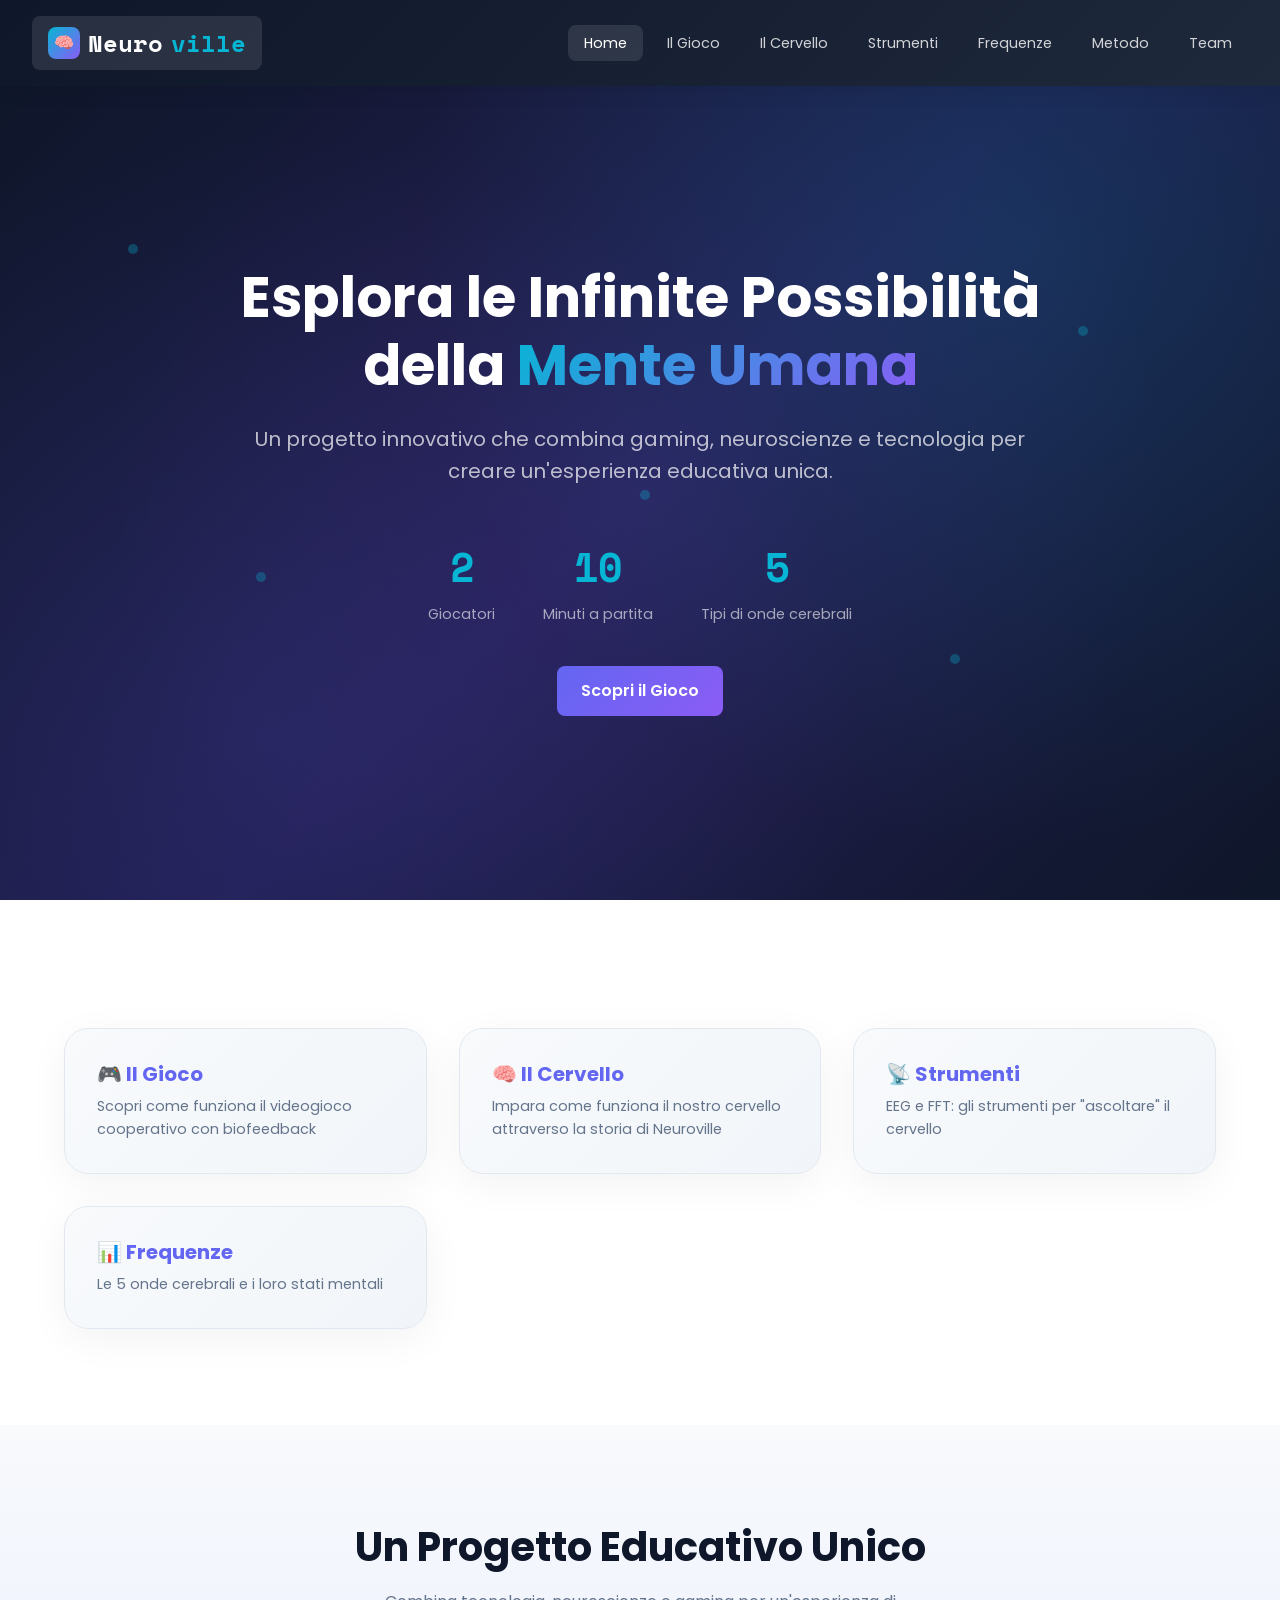
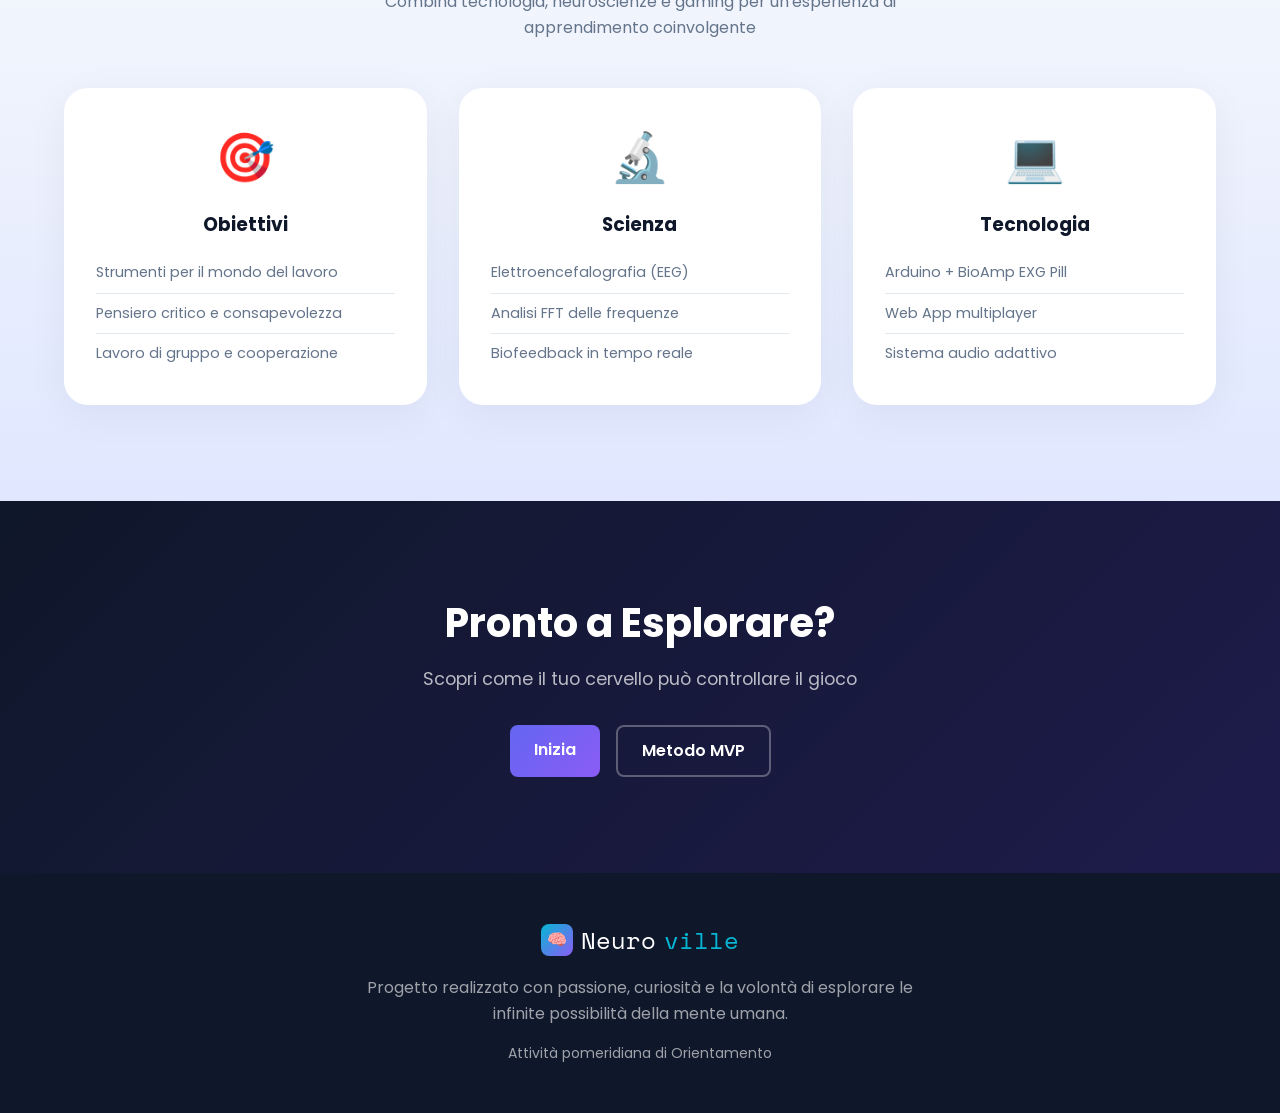
<file: index.html>
<!DOCTYPE html>
<html lang="it">
<head>
    <meta charset="UTF-8">
    <meta name="viewport" content="width=device-width, initial-scale=1.0">
    <title>Neuroville - Gioco Cooperativo con BioFeedback</title>
    <meta name="description" content="Un progetto innovativo che combina gaming, neuroscienze e tecnologia per esplorare il potenziale della mente umana">
    
    <!-- Fonts -->
    <link rel="preconnect" href="https://fonts.googleapis.com">
    <link rel="preconnect" href="https://fonts.gstatic.com" crossorigin>
    <link href="https://fonts.googleapis.com/css2?family=Poppins:wght@300;400;600;700&family=Space+Mono:wght@400;700&display=swap" rel="stylesheet">
    
    <!-- CSS -->
    <link rel="stylesheet" href="css/style.css">
</head>
<body>
    <!-- Header -->
    <header>
        <nav>
            <a href="index.html" class="logo">
                <div class="logo-icon">🧠</div>
                Neuro<span>ville</span>
            </a>
            <div class="menu-toggle">
                <span></span>
                <span></span>
                <span></span>
            </div>
            <ul>
                <li><a href="index.html" class="active">Home</a></li>
                <li><a href="gioco.html">Il Gioco</a></li>
                <li><a href="cervello.html">Il Cervello</a></li>
                <li><a href="strumenti.html">Strumenti</a></li>
                <li><a href="frequenze.html">Frequenze</a></li>
                <li><a href="metodo.html">Metodo</a></li>
                <li><a href="team.html">Team</a></li>
            </ul>
        </nav>
    </header>

    <!-- Hero Section -->
    <main>
        <section class="hero">
            <div class="hero-content">
                <h1>Esplora le Infinite Possibilità della <span>Mente Umana</span></h1>
                <p>Un progetto innovativo che combina gaming, neuroscienze e tecnologia per creare un'esperienza educativa unica.</p>
                
                <div class="hero-stats">
                    <div class="stat">
                        <div class="stat-number">2</div>
                        <div class="stat-label">Giocatori</div>
                    </div>
                    <div class="stat">
                        <div class="stat-number">10</div>
                        <div class="stat-label">Minuti a partita</div>
                    </div>
                    <div class="stat">
                        <div class="stat-number">5</div>
                        <div class="stat-label">Tipi di onde cerebrali</div>
                    </div>
                </div>

                <div class="hero-cta">
                    <a href="gioco.html" class="btn btn-primary">Scopri il Gioco</a>
                </div>
            </div>
            
            <!-- Decorative Brain Animation -->
            <div class="brain-decoration">
                <div class="neuron"></div>
                <div class="neuron"></div>
                <div class="neuron"></div>
                <div class="neuron"></div>
                <div class="neuron"></div>
            </div>
        </section>

        <!-- Quick Links Section -->
        <section class="quick-links">
            <div class="container">
                <div class="card-grid">
                    <a href="gioco.html" class="card quick-card">
                        <h3>🎮 Il Gioco</h3>
                        <p>Scopri come funziona il videogioco cooperativo con biofeedback</p>
                    </a>
                    <a href="cervello.html" class="card quick-card">
                        <h3>🧠 Il Cervello</h3>
                        <p>Impara come funziona il nostro cervello attraverso la storia di Neuroville</p>
                    </a>
                    <a href="strumenti.html" class="card quick-card">
                        <h3>📡 Strumenti</h3>
                        <p>EEG e FFT: gli strumenti per "ascoltare" il cervello</p>
                    </a>
                    <a href="frequenze.html" class="card quick-card">
                        <h3>📊 Frequenze</h3>
                        <p>Le 5 onde cerebrali e i loro stati mentali</p>
                    </a>
                </div>
            </div>
        </section>

        <!-- Overview Section -->
        <section class="overview">
            <div class="container">
                <div class="section-title">
                    <h2>Un Progetto Educativo Unico</h2>
                    <p>Combina tecnologia, neuroscienze e gaming per un'esperienza di apprendimento coinvolgente</p>
                </div>
                
                <div class="overview-grid">
                    <div class="overview-item">
                        <div class="overview-icon">🎯</div>
                        <h3>Obiettivi</h3>
                        <ul>
                            <li>Strumenti per il mondo del lavoro</li>
                            <li>Pensiero critico e consapevolezza</li>
                            <li>Lavoro di gruppo e cooperazione</li>
                        </ul>
                    </div>
                    <div class="overview-item">
                        <div class="overview-icon">🔬</div>
                        <h3>Scienza</h3>
                        <ul>
                            <li>Elettroencefalografia (EEG)</li>
                            <li>Analisi FFT delle frequenze</li>
                            <li>Biofeedback in tempo reale</li>
                        </ul>
                    </div>
                    <div class="overview-item">
                        <div class="overview-icon">💻</div>
                        <h3>Tecnologia</h3>
                        <ul>
                            <li>Arduino + BioAmp EXG Pill</li>
                            <li>Web App multiplayer</li>
                            <li>Sistema audio adattivo</li>
                        </ul>
                    </div>
                </div>
            </div>
        </section>

        <!-- CTA Section -->
        <section class="cta-section">
            <div class="container">
                <div class="cta-content">
                    <h2>Pronto a Esplorare?</h2>
                    <p>Scopri come il tuo cervello può controllare il gioco</p>
                    <div class="cta-buttons">
                        <a href="gioco.html" class="btn btn-primary">Inizia</a>
                        <a href="metodo.html" class="btn btn-secondary">Metodo MVP</a>
                    </div>
                </div>
            </div>
        </section>
    </main>

    <!-- Footer -->
    <footer>
        <div class="footer-logo">
            <div class="logo-icon">🧠</div>
            Neuro<span>ville</span>
        </div>
        <p>Progetto realizzato con passione, curiosità e la volontà di esplorare le infinite possibilità della mente umana.</p>
        <p style="margin-top: 1rem; font-size: 0.875rem;">Attività pomeridiana di Orientamento</p>
    </footer>

    <!-- JavaScript -->
    <script src="js/script.js"></script>
</body>
</html>
</file>
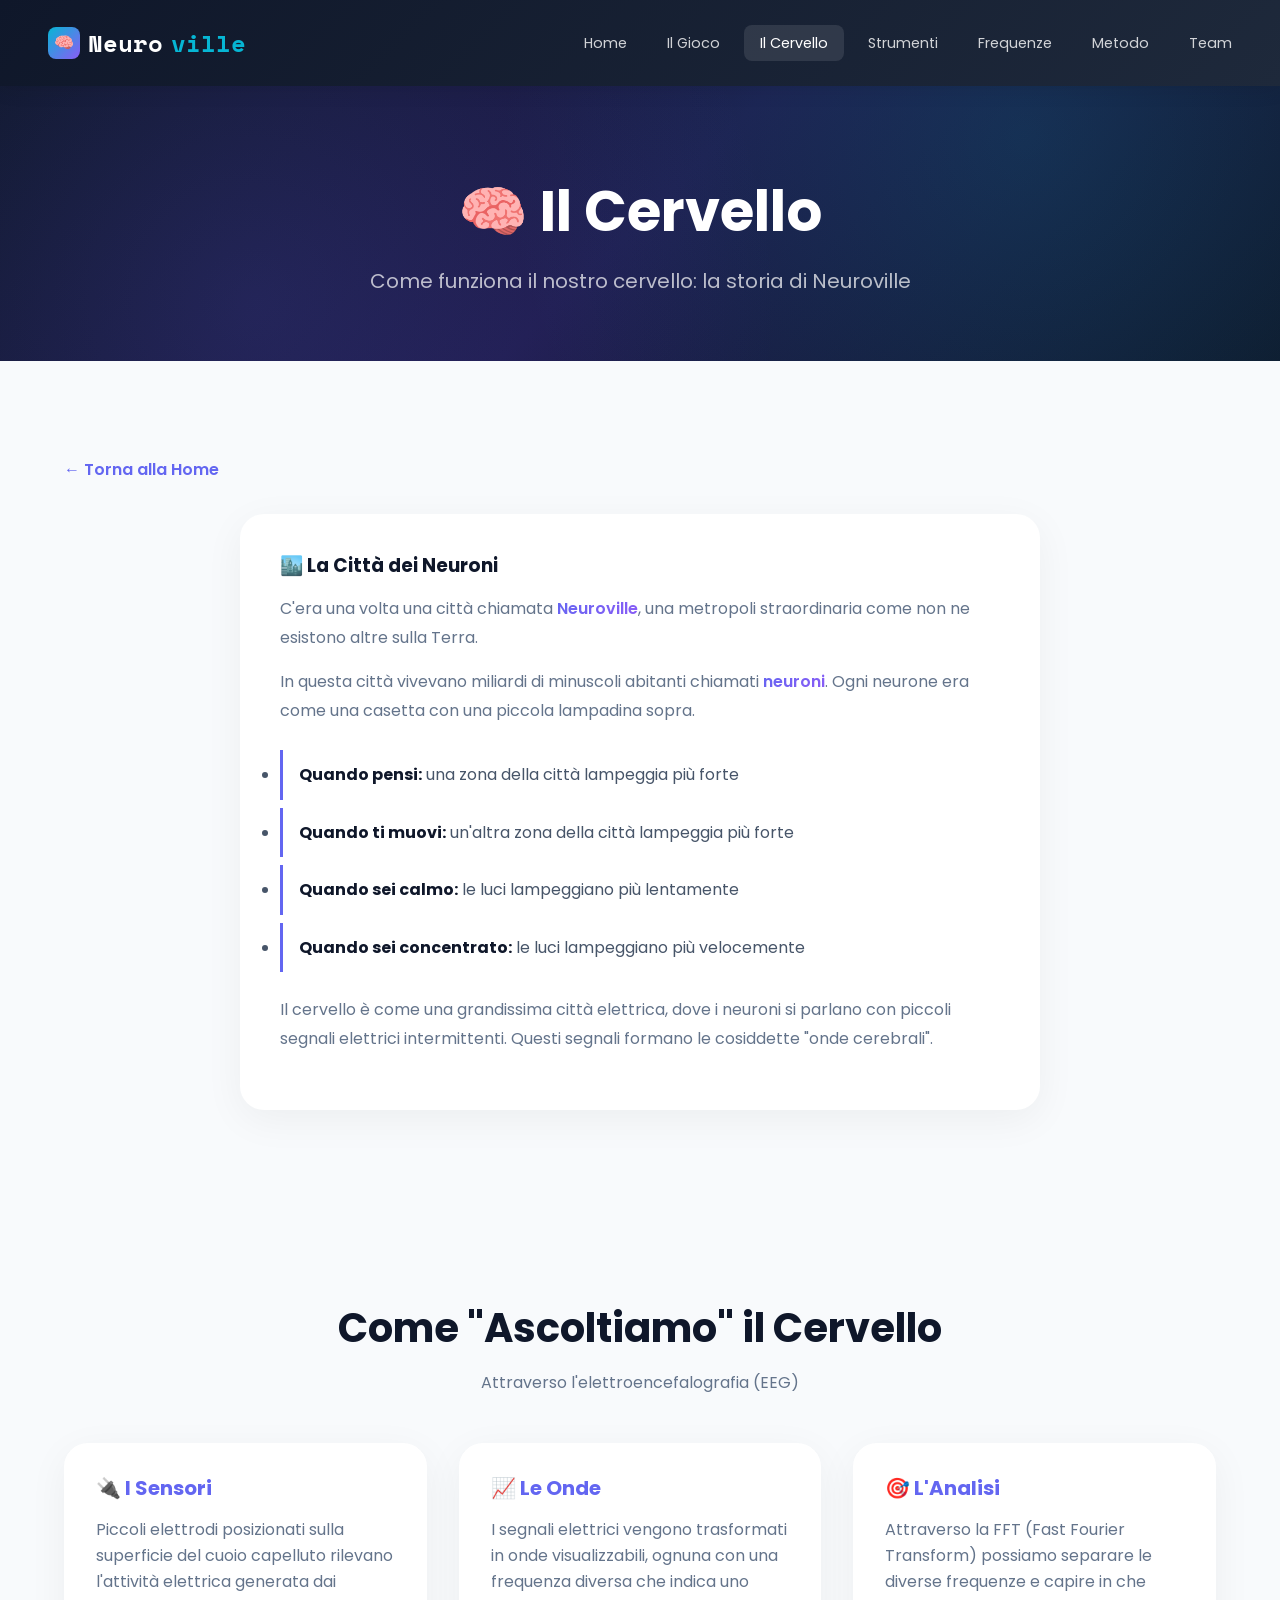
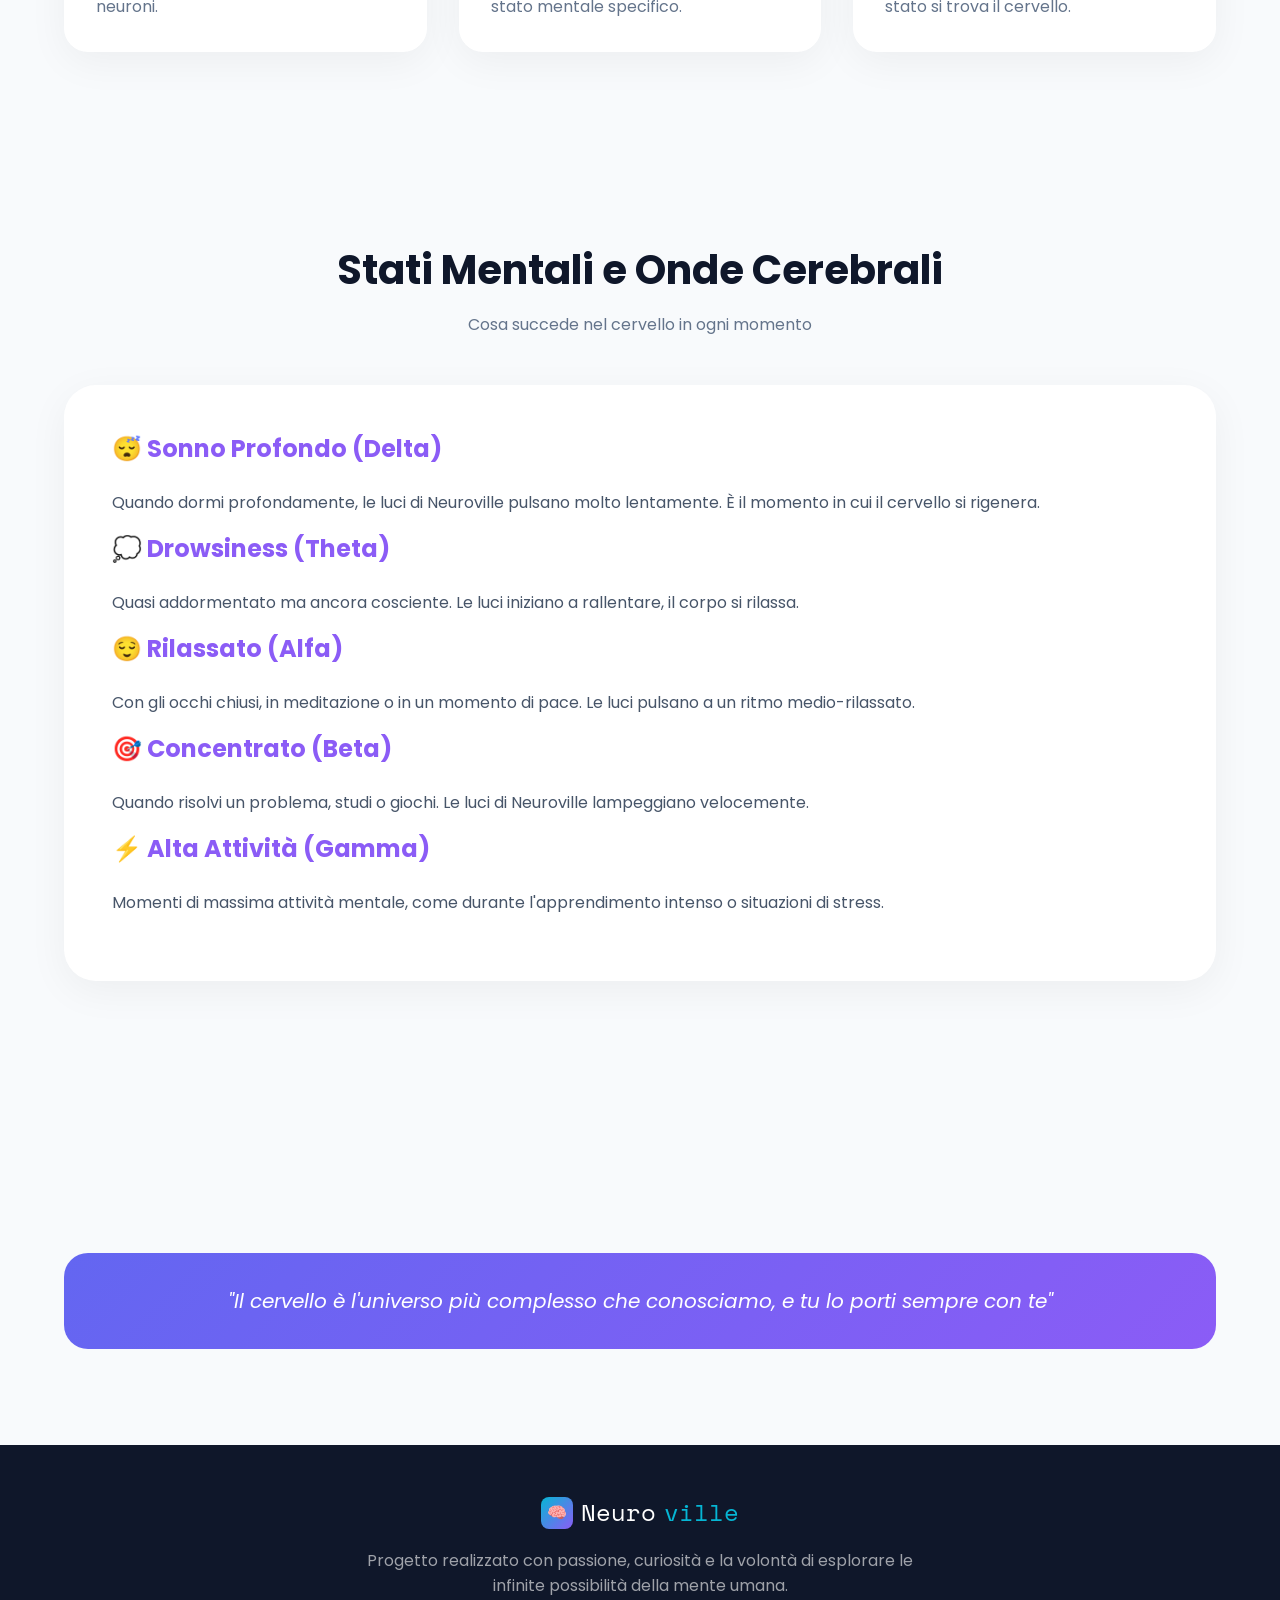
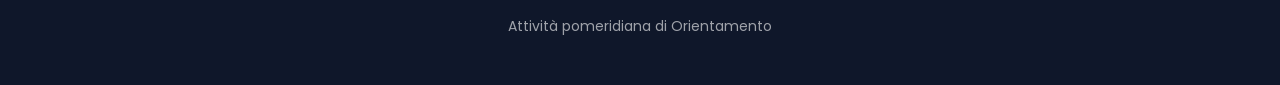
<file: cervello.html>
<!DOCTYPE html>
<html lang="it">
<head>
    <meta charset="UTF-8">
    <meta name="viewport" content="width=device-width, initial-scale=1.0">
    <title>Il Cervello - Neuroville</title>
    <meta name="description" content="Impara come funziona il nostro cervello attraverso la storia di Neuroville">
    
    <!-- Fonts -->
    <link rel="preconnect" href="https://fonts.googleapis.com">
    <link rel="preconnect" href="https://fonts.gstatic.com" crossorigin>
    <link href="https://fonts.googleapis.com/css2?family=Poppins:wght@300;400;600;700&family=Space+Mono:wght@400;700&display=swap" rel="stylesheet">
    
    <!-- CSS -->
    <link rel="stylesheet" href="css/style.css">
</head>
<body>
    <!-- Header -->
    <header>
        <nav>
            <a href="index.html" class="logo">
                <div class="logo-icon">🧠</div>
                Neuro<span>ville</span>
            </a>
            <div class="menu-toggle">
                <span></span>
                <span></span>
                <span></span>
            </div>
            <ul>
                <li><a href="index.html">Home</a></li>
                <li><a href="gioco.html">Il Gioco</a></li>
                <li><a href="cervello.html" class="active">Il Cervello</a></li>
                <li><a href="strumenti.html">Strumenti</a></li>
                <li><a href="frequenze.html">Frequenze</a></li>
                <li><a href="metodo.html">Metodo</a></li>
                <li><a href="team.html">Team</a></li>
            </ul>
        </nav>
    </header>

    <main>
        <!-- Page Header -->
        <section class="page-header">
            <div class="page-header-content">
                <h1>🧠 Il Cervello</h1>
                <p>Come funziona il nostro cervello: la storia di Neuroville</p>
            </div>
        </section>

        <!-- Brain Story Section -->
        <section class="section">
            <div class="container">
                <a href="index.html" class="back-link">← Torna alla Home</a>
                
                <div class="brain-story">
                    <h3>🏙️ La Città dei Neuroni</h3>
                    <p>C'era una volta una città chiamata <span class="highlight">Neuroville</span>, una metropoli straordinaria come non ne esistono altre sulla Terra.</p>
                    
                    <p>In questa città vivevano miliardi di minuscoli abitanti chiamati <span class="highlight">neuroni</span>. Ogni neurone era come una casetta con una piccola lampadina sopra.</p>
                    
                    <ul>
                        <li><strong>Quando pensi:</strong> una zona della città lampeggia più forte</li>
                        <li><strong>Quando ti muovi:</strong> un'altra zona della città lampeggia più forte</li>
                        <li><strong>Quando sei calmo:</strong> le luci lampeggiano più lentamente</li>
                        <li><strong>Quando sei concentrato:</strong> le luci lampeggiano più velocemente</li>
                    </ul>
                    
                    <p>Il cervello è come una grandissima città elettrica, dove i neuroni si parlano con piccoli segnali elettrici intermittenti. Questi segnali formano le cosiddette "onde cerebrali".</p>
                </div>
            </div>
        </section>

        <!-- How It Works -->
        <section class="section alt-bg">
            <div class="container">
                <div class="section-title">
                    <h2>Come "Ascoltiamo" il Cervello</h2>
                    <p>Attraverso l'elettroencefalografia (EEG)</p>
                </div>

                <div class="card-grid">
                    <div class="card">
                        <h3>🔌 I Sensori</h3>
                        <p>Piccoli elettrodi posizionati sulla superficie del cuoio capelluto rilevano l'attività elettrica generata dai neuroni.</p>
                    </div>
                    <div class="card">
                        <h3>📈 Le Onde</h3>
                        <p>I segnali elettrici vengono trasformati in onde visualizzabili, ognuna con una frequenza diversa che indica uno stato mentale specifico.</p>
                    </div>
                    <div class="card">
                        <h3>🎯 L'Analisi</h3>
                        <p>Attraverso la FFT (Fast Fourier Transform) possiamo separare le diverse frequenze e capire in che stato si trova il cervello.</p>
                    </div>
                </div>
            </div>
        </section>

        <!-- States Section -->
        <section class="section">
            <div class="container">
                <div class="section-title">
                    <h2>Stati Mentali e Onde Cerebrali</h2>
                    <p>Cosa succede nel cervello in ogni momento</p>
                </div>

                <div class="story-box">
                    <h3>😴 Sonno Profondo (Delta)</h3>
                    <p>Quando dormi profondamente, le luci di Neuroville pulsano molto lentamente. È il momento in cui il cervello si rigenera.</p>
                    
                    <h3>💭 Drowsiness (Theta)</h3>
                    <p>Quasi addormentato ma ancora cosciente. Le luci iniziano a rallentare, il corpo si rilassa.</p>
                    
                    <h3>😌 Rilassato (Alfa)</h3>
                    <p>Con gli occhi chiusi, in meditazione o in un momento di pace. Le luci pulsano a un ritmo medio-rilassato.</p>
                    
                    <h3>🎯 Concentrato (Beta)</h3>
                    <p>Quando risolvi un problema, studi o giochi. Le luci di Neuroville lampeggiano velocemente.</p>
                    
                    <h3>⚡ Alta Attività (Gamma)</h3>
                    <p>Momenti di massima attività mentale, come durante l'apprendimento intenso o situazioni di stress.</p>
                </div>
            </div>
        </section>

        <!-- CTA -->
        <section class="section alt-bg">
            <div class="container">
                <div class="quote-box">
                    <p>"Il cervello è l'universo più complesso che conosciamo, e tu lo porti sempre con te"</p>
                </div>
            </div>
        </section>
    </main>

    <!-- Footer -->
    <footer>
        <div class="footer-logo">
            <div class="logo-icon">🧠</div>
            Neuro<span>ville</span>
        </div>
        <p>Progetto realizzato con passione, curiosità e la volontà di esplorare le infinite possibilità della mente umana.</p>
        <p style="margin-top: 1rem; font-size: 0.875rem;">Attività pomeridiana di Orientamento</p>
    </footer>

    <!-- JavaScript -->
    <script src="js/script.js"></script>
</body>
</html>
</file>
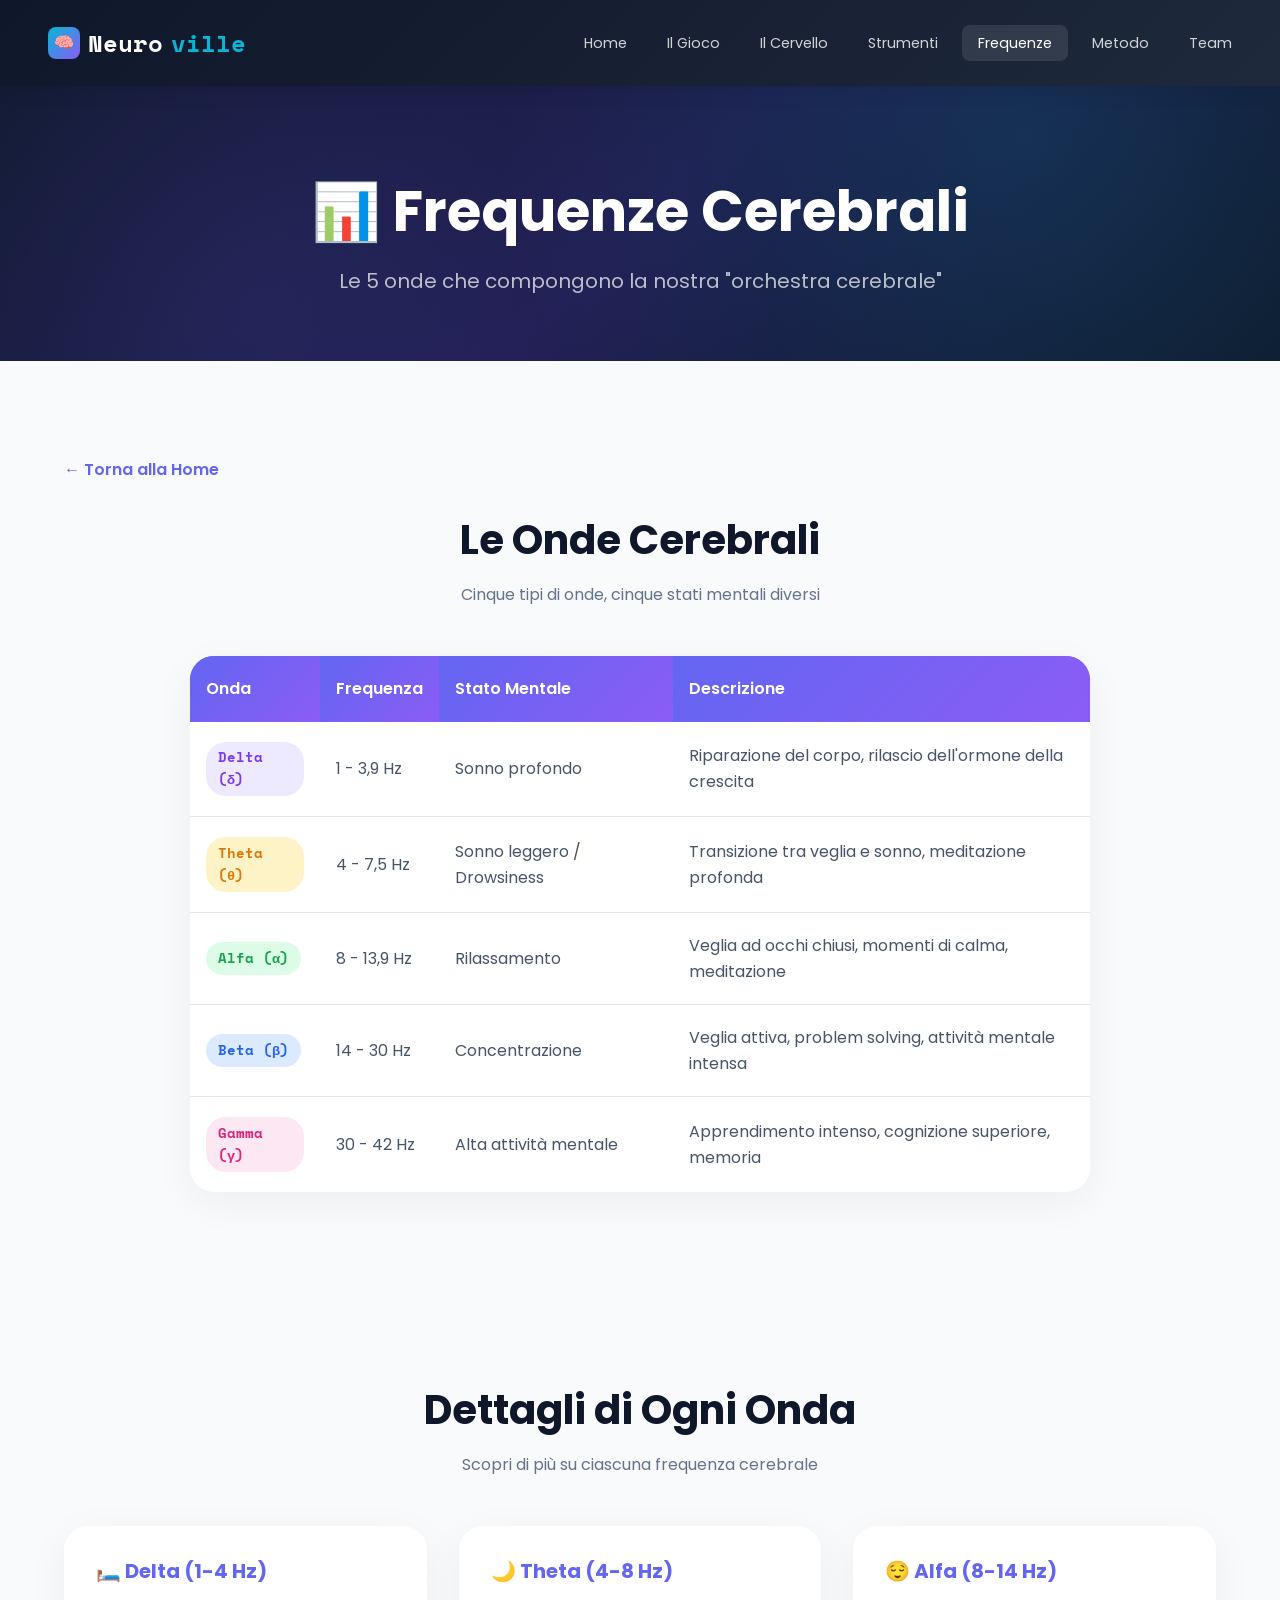
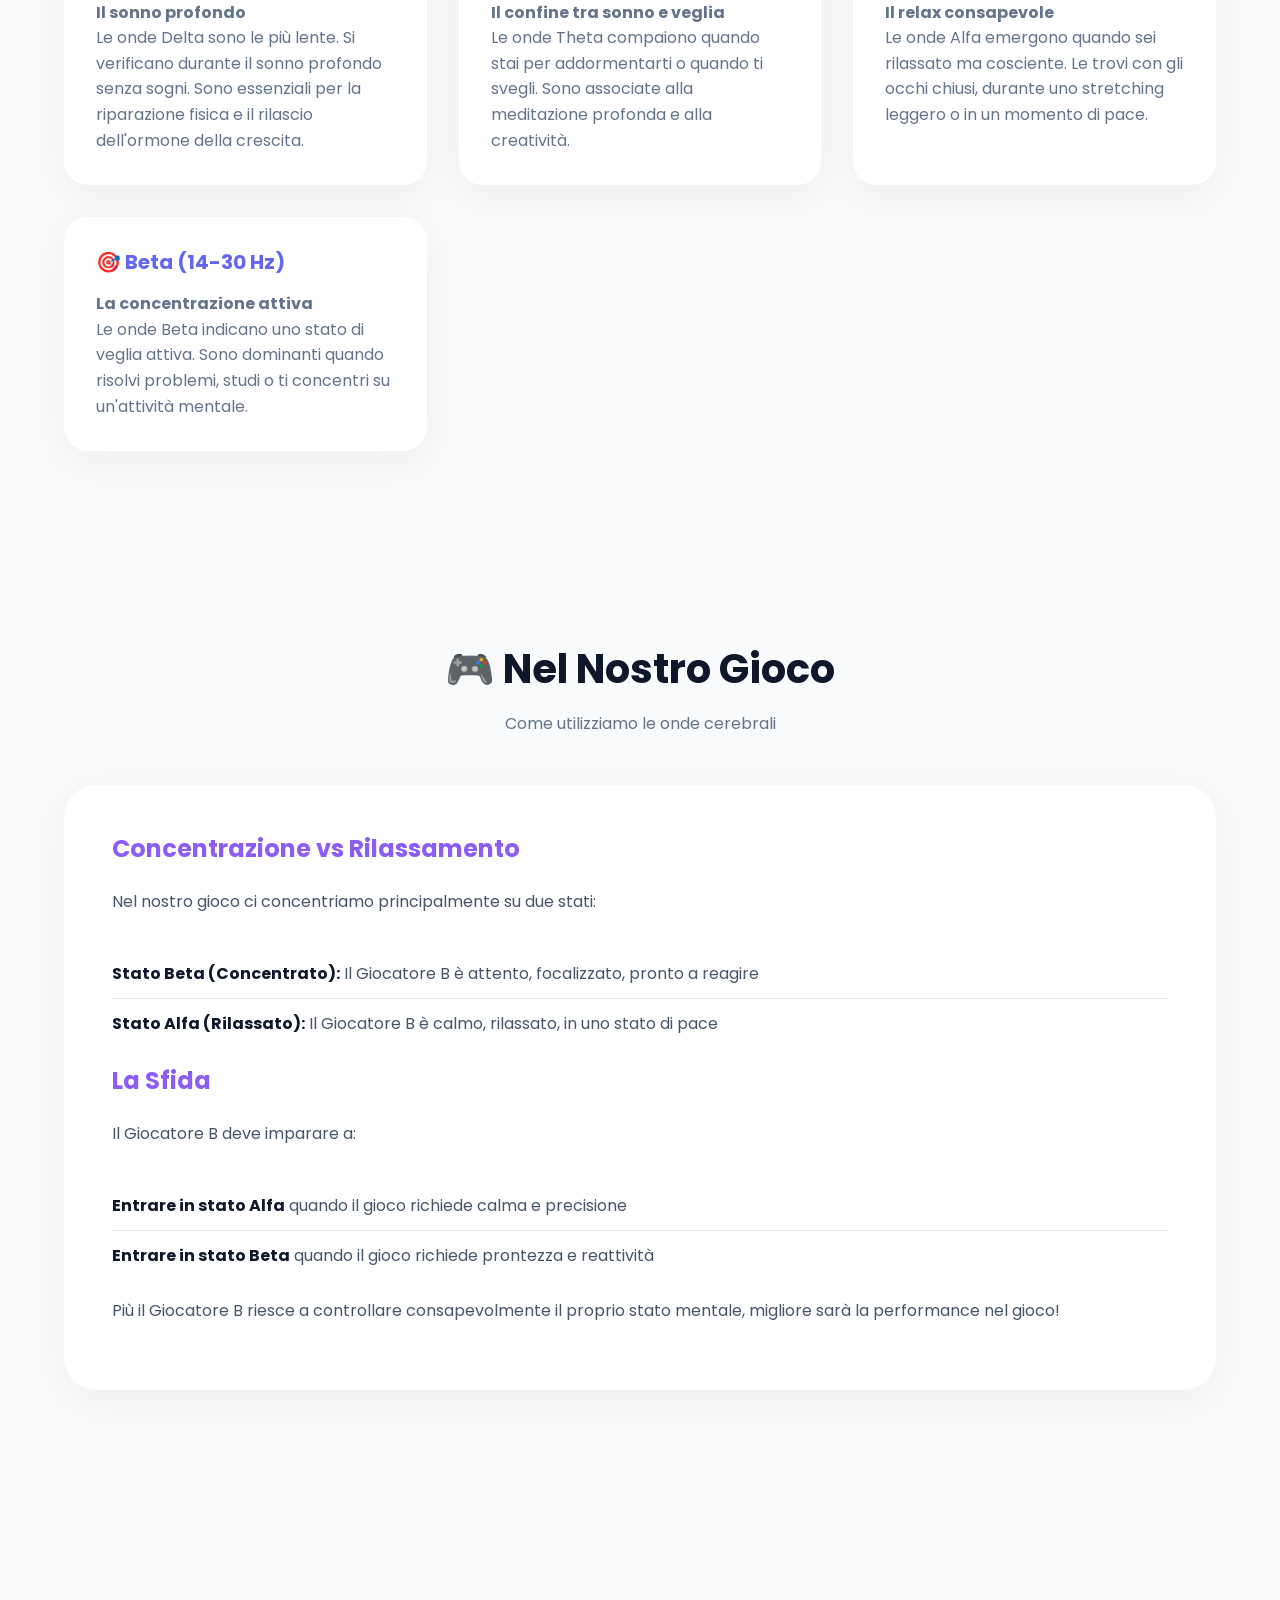
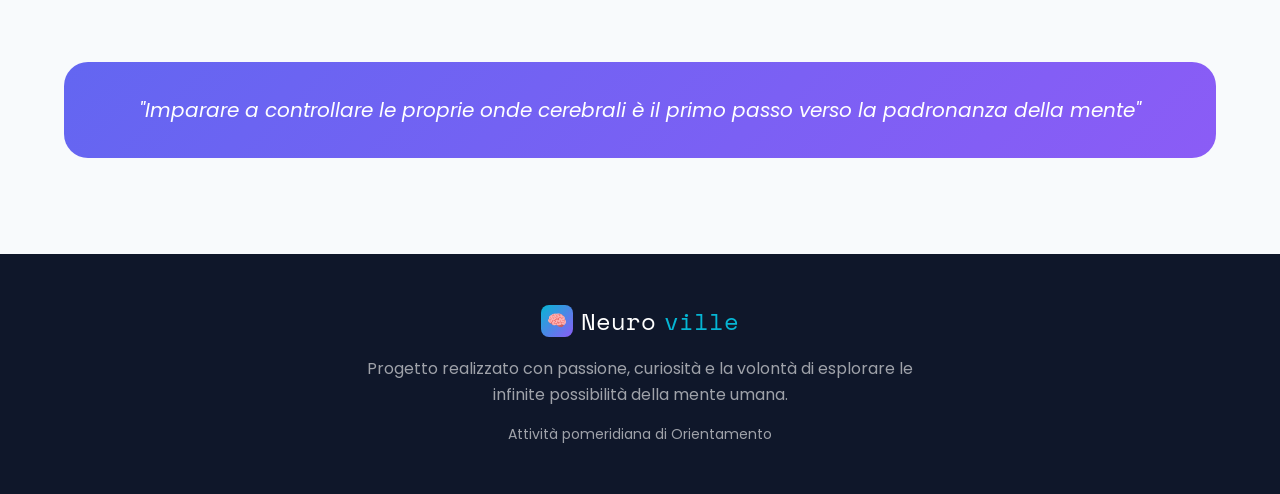
<file: frequenze.html>
<!DOCTYPE html>
<html lang="it">
<head>
    <meta charset="UTF-8">
    <meta name="viewport" content="width=device-width, initial-scale=1.0">
    <title>Frequenze Cerebrali - Neuroville</title>
    <meta name="description" content="Le 5 onde cerebrali e i loro stati mentali">
    
    <!-- Fonts -->
    <link rel="preconnect" href="https://fonts.googleapis.com">
    <link rel="preconnect" href="https://fonts.gstatic.com" crossorigin>
    <link href="https://fonts.googleapis.com/css2?family=Poppins:wght@300;400;600;700&family=Space+Mono:wght@400;700&display=swap" rel="stylesheet">
    
    <!-- CSS -->
    <link rel="stylesheet" href="css/style.css">
</head>
<body>
    <!-- Header -->
    <header>
        <nav>
            <a href="index.html" class="logo">
                <div class="logo-icon">🧠</div>
                Neuro<span>ville</span>
            </a>
            <div class="menu-toggle">
                <span></span>
                <span></span>
                <span></span>
            </div>
            <ul>
                <li><a href="index.html">Home</a></li>
                <li><a href="gioco.html">Il Gioco</a></li>
                <li><a href="cervello.html">Il Cervello</a></li>
                <li><a href="strumenti.html">Strumenti</a></li>
                <li><a href="frequenze.html" class="active">Frequenze</a></li>
                <li><a href="metodo.html">Metodo</a></li>
                <li><a href="team.html">Team</a></li>
            </ul>
        </nav>
    </header>

    <main>
        <!-- Page Header -->
        <section class="page-header">
            <div class="page-header-content">
                <h1>📊 Frequenze Cerebrali</h1>
                <p>Le 5 onde che compongono la nostra "orchestra cerebrale"</p>
            </div>
        </section>

        <!-- Table Section -->
        <section class="section">
            <div class="container">
                <a href="index.html" class="back-link">← Torna alla Home</a>
                
                <div class="section-title">
                    <h2>Le Onde Cerebrali</h2>
                    <p>Cinque tipi di onde, cinque stati mentali diversi</p>
                </div>

                <table class="freq-table">
                    <thead>
                        <tr>
                            <th>Onda</th>
                            <th>Frequenza</th>
                            <th>Stato Mentale</th>
                            <th>Descrizione</th>
                        </tr>
                    </thead>
                    <tbody>
                        <tr>
                            <td><span class="wave-badge wave-delta">Delta (δ)</span></td>
                            <td>1 - 3,9 Hz</td>
                            <td>Sonno profondo</td>
                            <td>Riparazione del corpo, rilascio dell'ormone della crescita</td>
                        </tr>
                        <tr>
                            <td><span class="wave-badge wave-theta">Theta (θ)</span></td>
                            <td>4 - 7,5 Hz</td>
                            <td>Sonno leggero / Drowsiness</td>
                            <td>Transizione tra veglia e sonno, meditazione profonda</td>
                        </tr>
                        <tr>
                            <td><span class="wave-badge wave-alfa">Alfa (α)</span></td>
                            <td>8 - 13,9 Hz</td>
                            <td>Rilassamento</td>
                            <td>Veglia ad occhi chiusi, momenti di calma, meditazione</td>
                        </tr>
                        <tr>
                            <td><span class="wave-badge wave-beta">Beta (β)</span></td>
                            <td>14 - 30 Hz</td>
                            <td>Concentrazione</td>
                            <td>Veglia attiva, problem solving, attività mentale intensa</td>
                        </tr>
                        <tr>
                            <td><span class="wave-badge wave-gamma">Gamma (γ)</span></td>
                            <td>30 - 42 Hz</td>
                            <td>Alta attività mentale</td>
                            <td>Apprendimento intenso, cognizione superiore, memoria</td>
                        </tr>
                    </tbody>
                </table>
            </div>
        </section>

        <!-- Details Section -->
        <section class="section alt-bg">
            <div class="container">
                <div class="section-title">
                    <h2>Dettagli di Ogni Onda</h2>
                    <p>Scopri di più su ciascuna frequenza cerebrale</p>
                </div>

                <div class="card-grid">
                    <div class="card">
                        <h3>🛏️ Delta (1-4 Hz)</h3>
                        <p><strong>Il sonno profondo</strong></p>
                        <p>Le onde Delta sono le più lente. Si verificano durante il sonno profondo senza sogni. Sono essenziali per la riparazione fisica e il rilascio dell'ormone della crescita.</p>
                    </div>
                    <div class="card">
                        <h3>🌙 Theta (4-8 Hz)</h3>
                        <p><strong>Il confine tra sonno e veglia</strong></p>
                        <p>Le onde Theta compaiono quando stai per addormentarti o quando ti svegli. Sono associate alla meditazione profonda e alla creatività.</p>
                    </div>
                    <div class="card">
                        <h3>😌 Alfa (8-14 Hz)</h3>
                        <p><strong>Il relax consapevole</strong></p>
                        <p>Le onde Alfa emergono quando sei rilassato ma cosciente. Le trovi con gli occhi chiusi, durante uno stretching leggero o in un momento di pace.</p>
                    </div>
                    <div class="card">
                        <h3>🎯 Beta (14-30 Hz)</h3>
                        <p><strong>La concentrazione attiva</strong></p>
                        <p>Le onde Beta indicano uno stato di veglia attiva. Sono dominanti quando risolvi problemi, studi o ti concentri su un'attività mentale.</p>
                    </div>
                </div>
            </div>
        </section>

        <!-- In The Game -->
        <section class="section">
            <div class="container">
                <div class="section-title">
                    <h2>🎮 Nel Nostro Gioco</h2>
                    <p>Come utilizziamo le onde cerebrali</p>
                </div>

                <div class="story-box">
                    <h3>Concentrazione vs Rilassamento</h3>
                    <p>Nel nostro gioco ci concentriamo principalmente su due stati:</p>
                    
                    <ul>
                        <li><strong>Stato Beta (Concentrato):</strong> Il Giocatore B è attento, focalizzato, pronto a reagire</li>
                        <li><strong>Stato Alfa (Rilassato):</strong> Il Giocatore B è calmo, rilassato, in uno stato di pace</li>
                    </ul>

                    <h3>La Sfida</h3>
                    <p>Il Giocatore B deve imparare a:</p>
                    <ul>
                        <li><strong>Entrare in stato Alfa</strong> quando il gioco richiede calma e precisione</li>
                        <li><strong>Entrare in stato Beta</strong> quando il gioco richiede prontezza e reattività</li>
                    </ul>

                    <p>Più il Giocatore B riesce a controllare consapevolmente il proprio stato mentale, migliore sarà la performance nel gioco!</p>
                </div>
            </div>
        </section>

        <!-- CTA -->
        <section class="section alt-bg">
            <div class="container">
                <div class="quote-box">
                    <p>"Imparare a controllare le proprie onde cerebrali è il primo passo verso la padronanza della mente"</p>
                </div>
            </div>
        </section>
    </main>

    <!-- Footer -->
    <footer>
        <div class="footer-logo">
            <div class="logo-icon">🧠</div>
            Neuro<span>ville</span>
        </div>
        <p>Progetto realizzato con passione, curiosità e la volontà di esplorare le infinite possibilità della mente umana.</p>
        <p style="margin-top: 1rem; font-size: 0.875rem;">Attività pomeridiana di Orientamento</p>
    </footer>

    <!-- JavaScript -->
    <script src="js/script.js"></script>
</body>
</html>
</file>
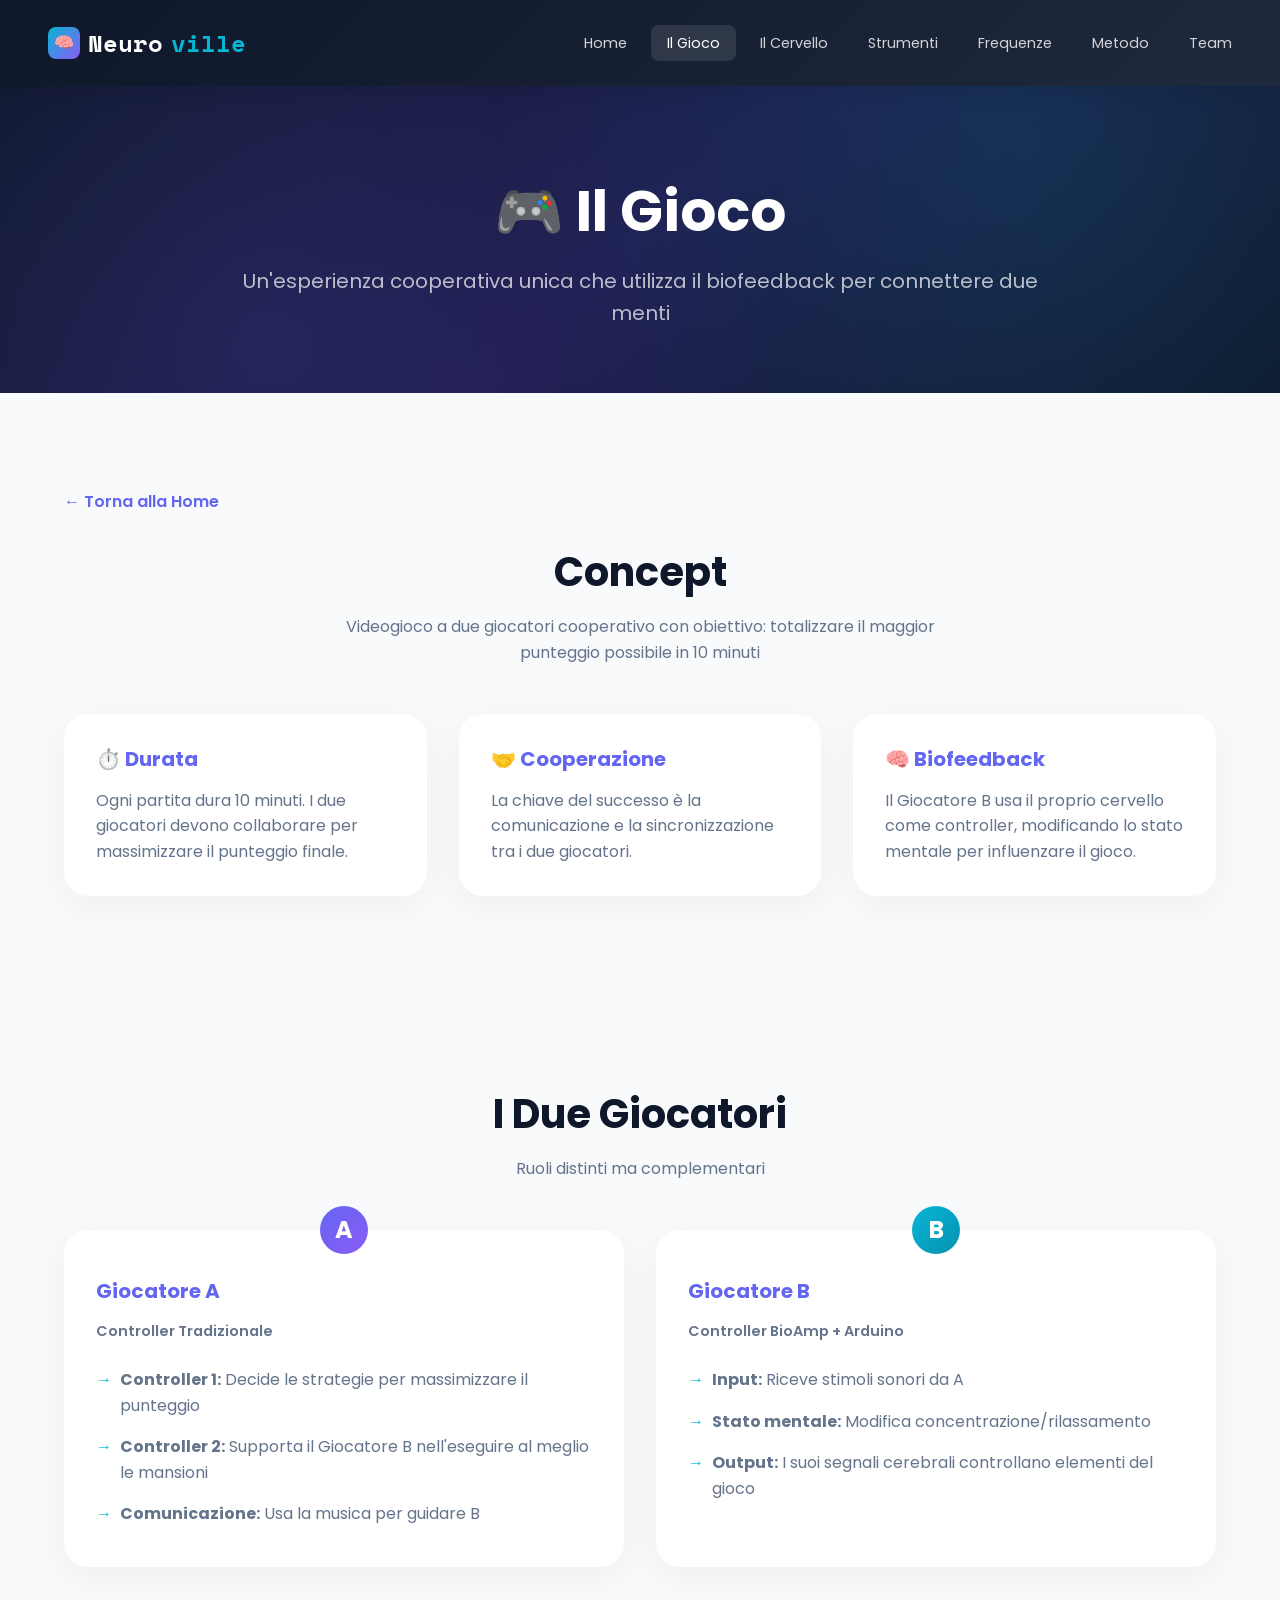
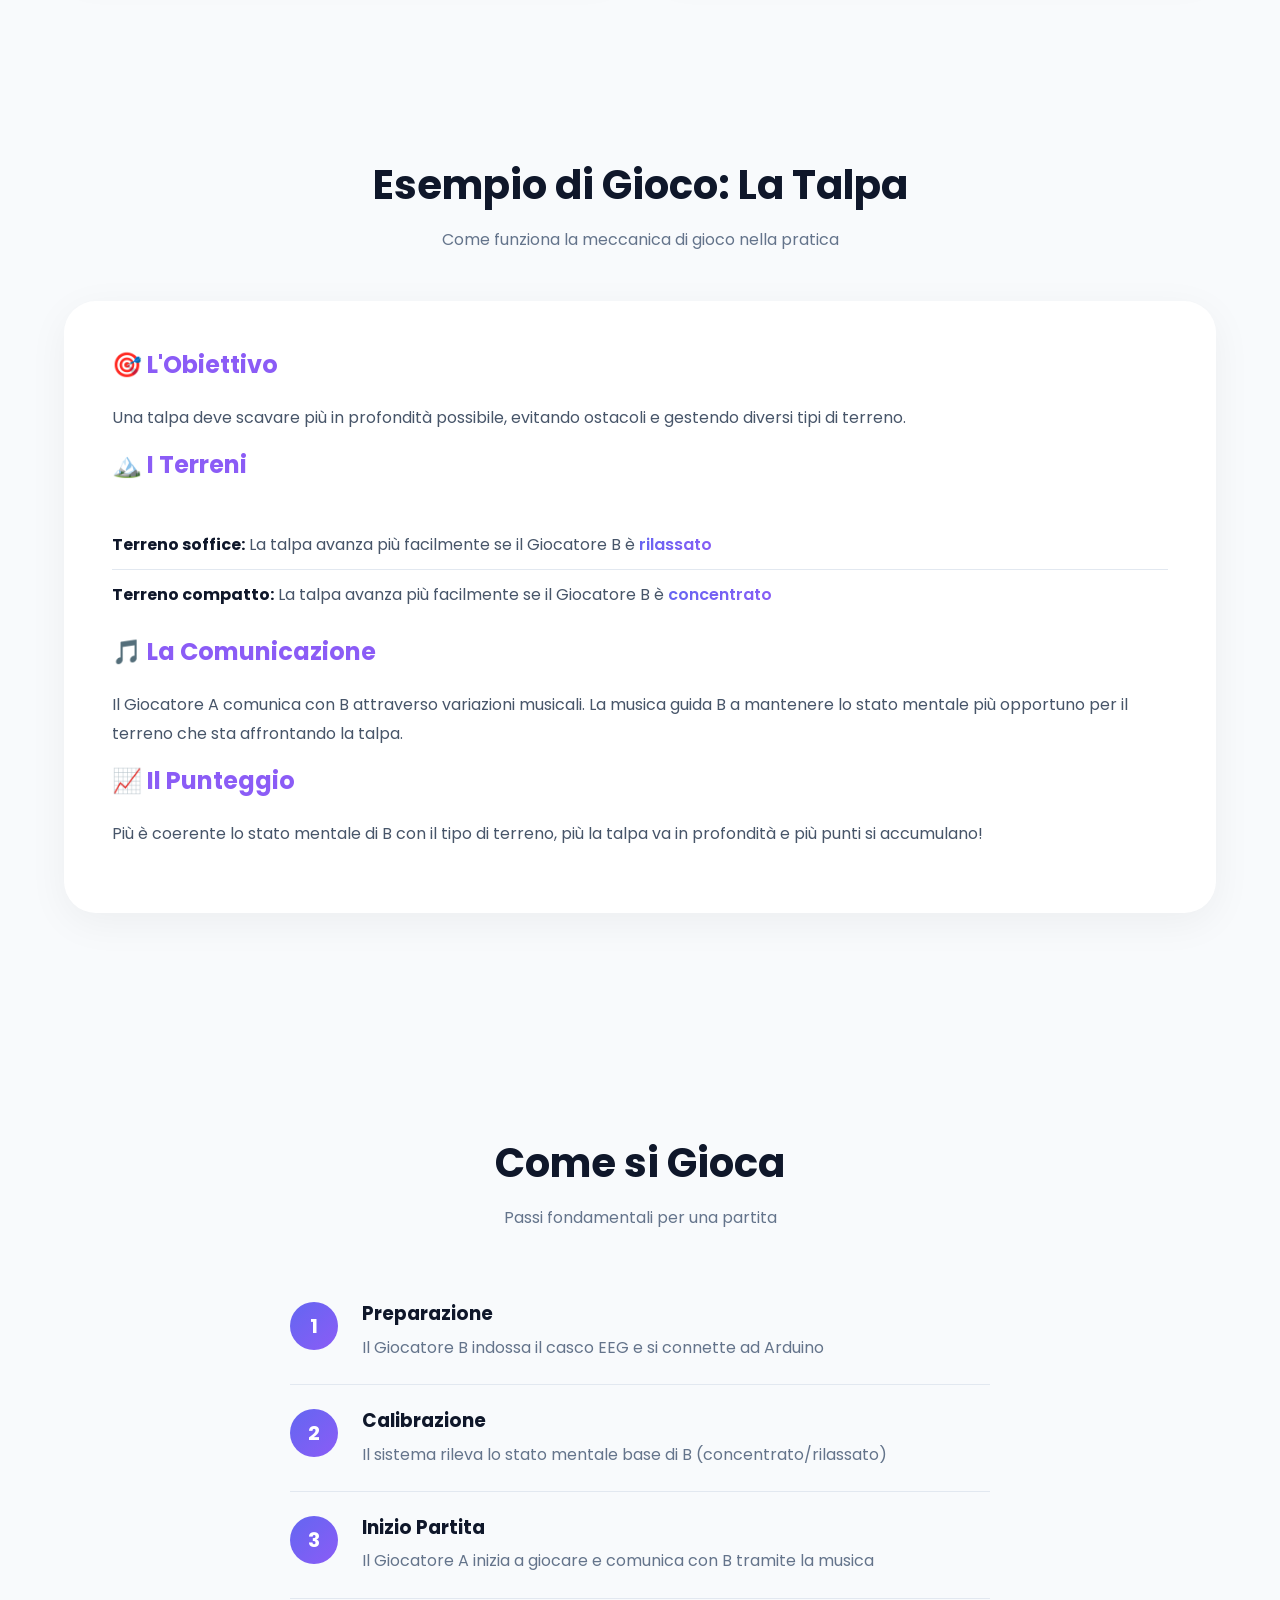
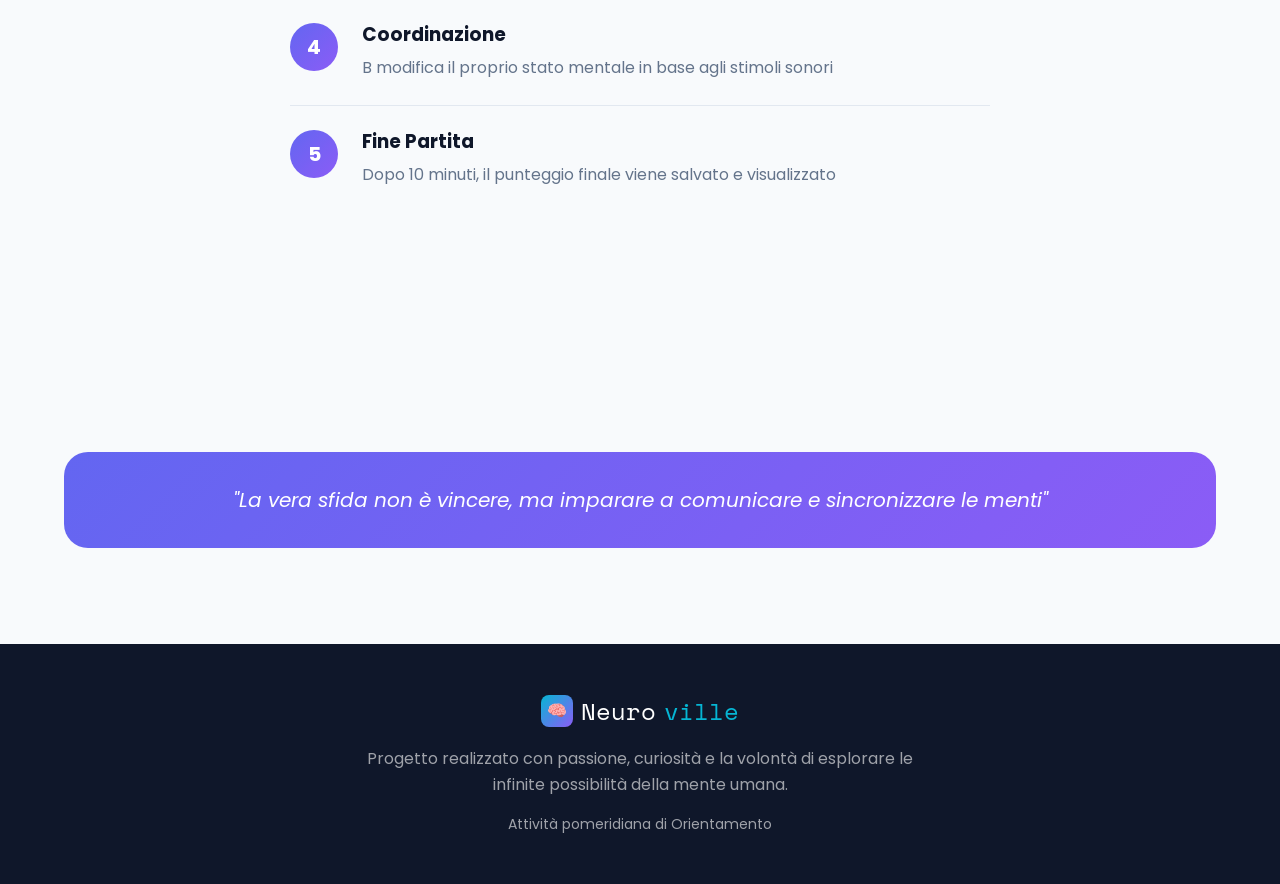
<file: gioco.html>
<!DOCTYPE html>
<html lang="it">
<head>
    <meta charset="UTF-8">
    <meta name="viewport" content="width=device-width, initial-scale=1.0">
    <title>Il Gioco - Neuroville</title>
    <meta name="description" content="Scopri come funziona il videogioco cooperativo con biofeedback">
    
    <!-- Fonts -->
    <link rel="preconnect" href="https://fonts.googleapis.com">
    <link rel="preconnect" href="https://fonts.gstatic.com" crossorigin>
    <link href="https://fonts.googleapis.com/css2?family=Poppins:wght@300;400;600;700&family=Space+Mono:wght@400;700&display=swap" rel="stylesheet">
    
    <!-- CSS -->
    <link rel="stylesheet" href="css/style.css">
</head>
<body>
    <!-- Header -->
    <header>
        <nav>
            <a href="index.html" class="logo">
                <div class="logo-icon">🧠</div>
                Neuro<span>ville</span>
            </a>
            <div class="menu-toggle">
                <span></span>
                <span></span>
                <span></span>
            </div>
            <ul>
                <li><a href="index.html">Home</a></li>
                <li><a href="gioco.html" class="active">Il Gioco</a></li>
                <li><a href="cervello.html">Il Cervello</a></li>
                <li><a href="strumenti.html">Strumenti</a></li>
                <li><a href="frequenze.html">Frequenze</a></li>
                <li><a href="metodo.html">Metodo</a></li>
                <li><a href="team.html">Team</a></li>
            </ul>
        </nav>
    </header>

    <main>
        <!-- Page Header -->
        <section class="page-header">
            <div class="page-header-content">
                <h1>🎮 Il Gioco</h1>
                <p>Un'esperienza cooperativa unica che utilizza il biofeedback per connettere due menti</p>
            </div>
        </section>

        <!-- Concept Section -->
        <section class="section">
            <div class="container">
                <a href="index.html" class="back-link">← Torna alla Home</a>
                
                <div class="section-title">
                    <h2>Concept</h2>
                    <p>Videogioco a due giocatori cooperativo con obiettivo: totalizzare il maggior punteggio possibile in 10 minuti</p>
                </div>

                <div class="card-grid">
                    <div class="card">
                        <h3>⏱️ Durata</h3>
                        <p>Ogni partita dura 10 minuti. I due giocatori devono collaborare per massimizzare il punteggio finale.</p>
                    </div>
                    <div class="card">
                        <h3>🤝 Cooperazione</h3>
                        <p>La chiave del successo è la comunicazione e la sincronizzazione tra i due giocatori.</p>
                    </div>
                    <div class="card">
                        <h3>🧠 Biofeedback</h3>
                        <p>Il Giocatore B usa il proprio cervello come controller, modificando lo stato mentale per influenzare il gioco.</p>
                    </div>
                </div>
            </div>
        </section>

        <!-- Players Section -->
        <section class="section alt-bg">
            <div class="container">
                <div class="section-title">
                    <h2>I Due Giocatori</h2>
                    <p>Ruoli distinti ma complementari</p>
                </div>

                <div class="card-grid">
                    <div class="card player-card player-a">
                        <div class="player-badge">A</div>
                        <h3>Giocatore A</h3>
                        <p class="player-desc">Controller Tradizionale</p>
                        <ul>
                            <li><strong>Controller 1:</strong> Decide le strategie per massimizzare il punteggio</li>
                            <li><strong>Controller 2:</strong> Supporta il Giocatore B nell'eseguire al meglio le mansioni</li>
                            <li><strong>Comunicazione:</strong> Usa la musica per guidare B</li>
                        </ul>
                    </div>
                    <div class="card player-card player-b">
                        <div class="player-badge">B</div>
                        <h3>Giocatore B</h3>
                        <p class="player-desc">Controller BioAmp + Arduino</p>
                        <ul>
                            <li><strong>Input:</strong> Riceve stimoli sonori da A</li>
                            <li><strong>Stato mentale:</strong> Modifica concentrazione/rilassamento</li>
                            <li><strong>Output:</strong> I suoi segnali cerebrali controllano elementi del gioco</li>
                        </ul>
                    </div>
                </div>
            </div>
        </section>

        <!-- Example Game Section -->
        <section class="section">
            <div class="container">
                <div class="section-title">
                    <h2>Esempio di Gioco: La Talpa</h2>
                    <p>Come funziona la meccanica di gioco nella pratica</p>
                </div>

                <div class="story-box">
                    <h3>🎯 L'Obiettivo</h3>
                    <p>Una talpa deve scavare più in profondità possibile, evitando ostacoli e gestendo diversi tipi di terreno.</p>
                    
                    <h3>🏔️ I Terreni</h3>
                    <ul>
                        <li><strong>Terreno soffice:</strong> La talpa avanza più facilmente se il Giocatore B è <span class="highlight">rilassato</span></li>
                        <li><strong>Terreno compatto:</strong> La talpa avanza più facilmente se il Giocatore B è <span class="highlight">concentrato</span></li>
                    </ul>

                    <h3>🎵 La Comunicazione</h3>
                    <p>Il Giocatore A comunica con B attraverso variazioni musicali. La musica guida B a mantenere lo stato mentale più opportuno per il terreno che sta affrontando la talpa.</p>

                    <h3>📈 Il Punteggio</h3>
                    <p>Più è coerente lo stato mentale di B con il tipo di terreno, più la talpa va in profondità e più punti si accumulano!</p>
                </div>
            </div>
        </section>

        <!-- How to Play -->
        <section class="section alt-bg">
            <div class="container">
                <div class="section-title">
                    <h2>Come si Gioca</h2>
                    <p>Passi fondamentali per una partita</p>
                </div>

                <div class="steps">
                    <div class="step">
                        <div class="step-number">1</div>
                        <div class="step-content">
                            <h3>Preparazione</h3>
                            <p>Il Giocatore B indossa il casco EEG e si connette ad Arduino</p>
                        </div>
                    </div>
                    <div class="step">
                        <div class="step-number">2</div>
                        <div class="step-content">
                            <h3>Calibrazione</h3>
                            <p>Il sistema rileva lo stato mentale base di B (concentrato/rilassato)</p>
                        </div>
                    </div>
                    <div class="step">
                        <div class="step-number">3</div>
                        <div class="step-content">
                            <h3>Inizio Partita</h3>
                            <p>Il Giocatore A inizia a giocare e comunica con B tramite la musica</p>
                        </div>
                    </div>
                    <div class="step">
                        <div class="step-number">4</div>
                        <div class="step-content">
                            <h3>Coordinazione</h3>
                            <p>B modifica il proprio stato mentale in base agli stimoli sonori</p>
                        </div>
                    </div>
                    <div class="step">
                        <div class="step-number">5</div>
                        <div class="step-content">
                            <h3>Fine Partita</h3>
                            <p>Dopo 10 minuti, il punteggio finale viene salvato e visualizzato</p>
                        </div>
                    </div>
                </div>
            </div>
        </section>

        <!-- CTA -->
        <section class="section">
            <div class="container">
                <div class="quote-box">
                    <p>"La vera sfida non è vincere, ma imparare a comunicare e sincronizzare le menti"</p>
                </div>
            </div>
        </section>
    </main>

    <!-- Footer -->
    <footer>
        <div class="footer-logo">
            <div class="logo-icon">🧠</div>
            Neuro<span>ville</span>
        </div>
        <p>Progetto realizzato con passione, curiosità e la volontà di esplorare le infinite possibilità della mente umana.</p>
        <p style="margin-top: 1rem; font-size: 0.875rem;">Attività pomeridiana di Orientamento</p>
    </footer>

    <!-- JavaScript -->
    <script src="js/script.js"></script>
</body>
</html>
</file>
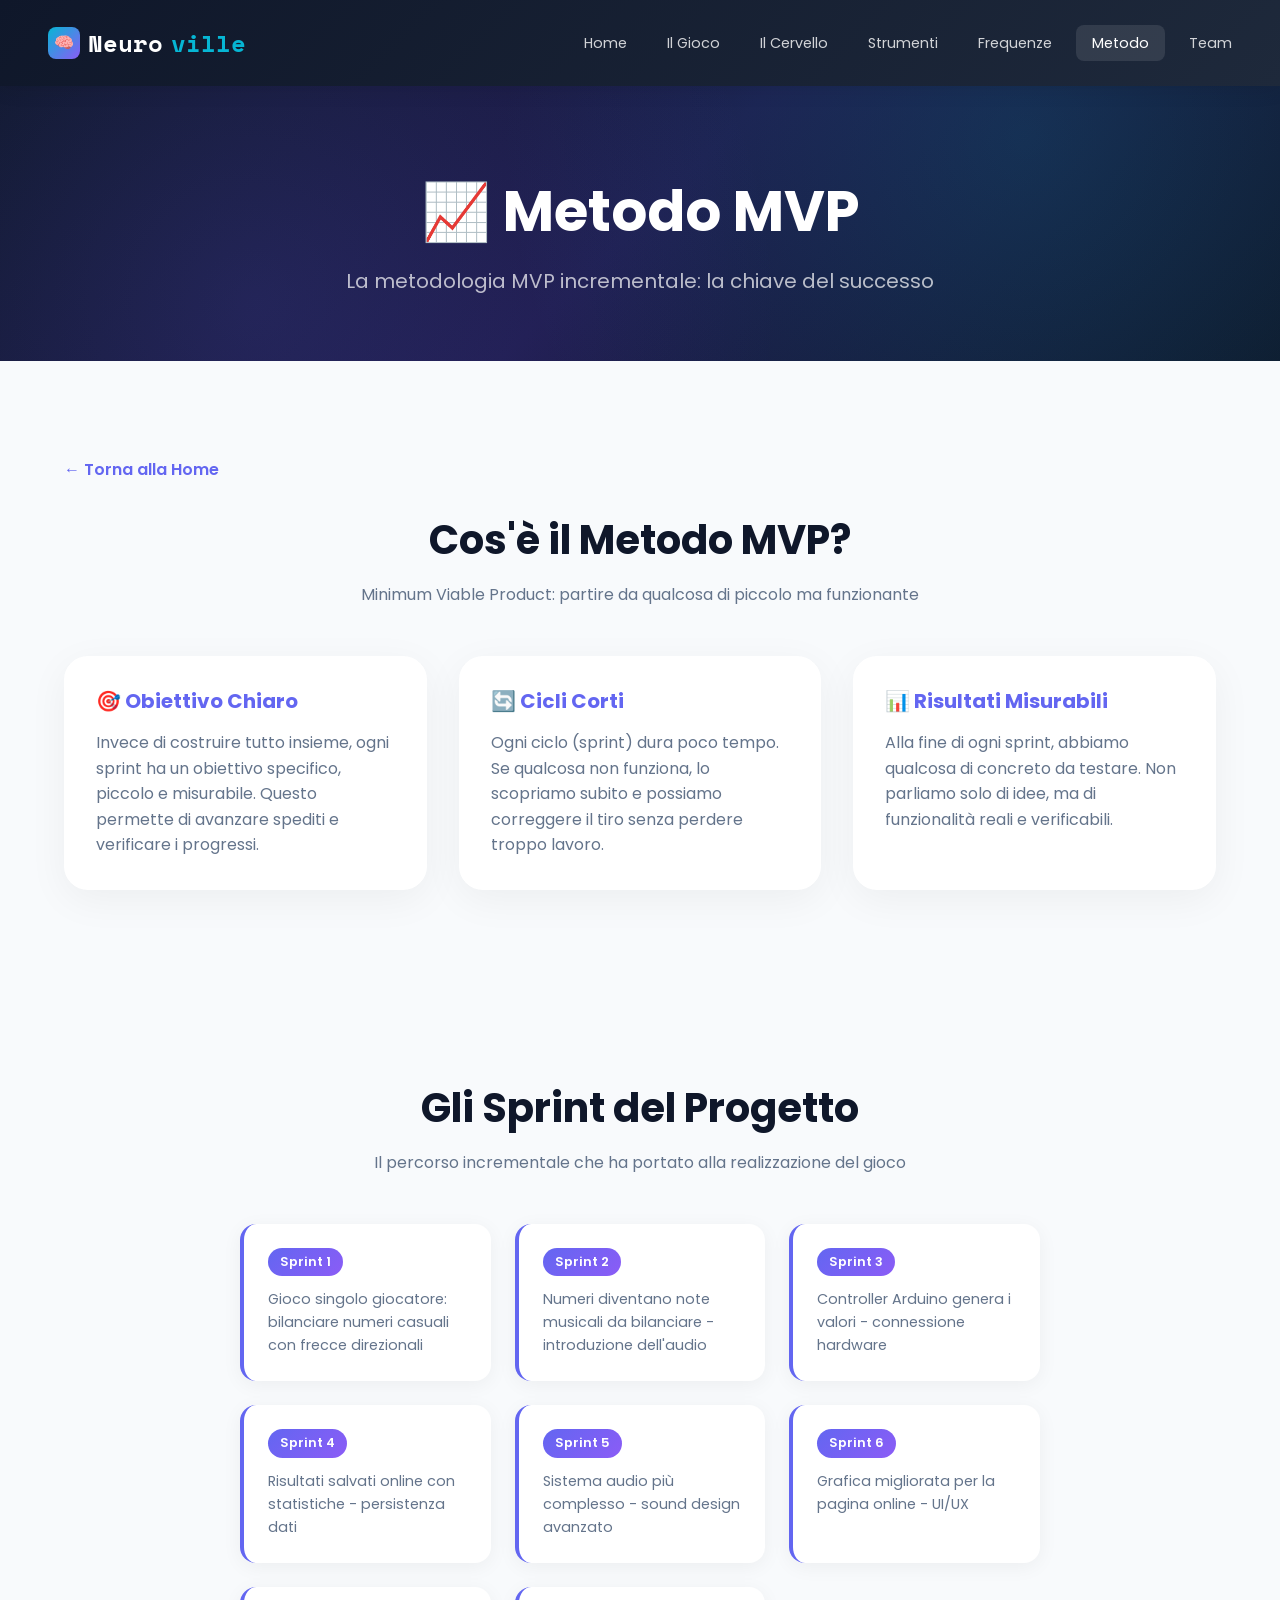
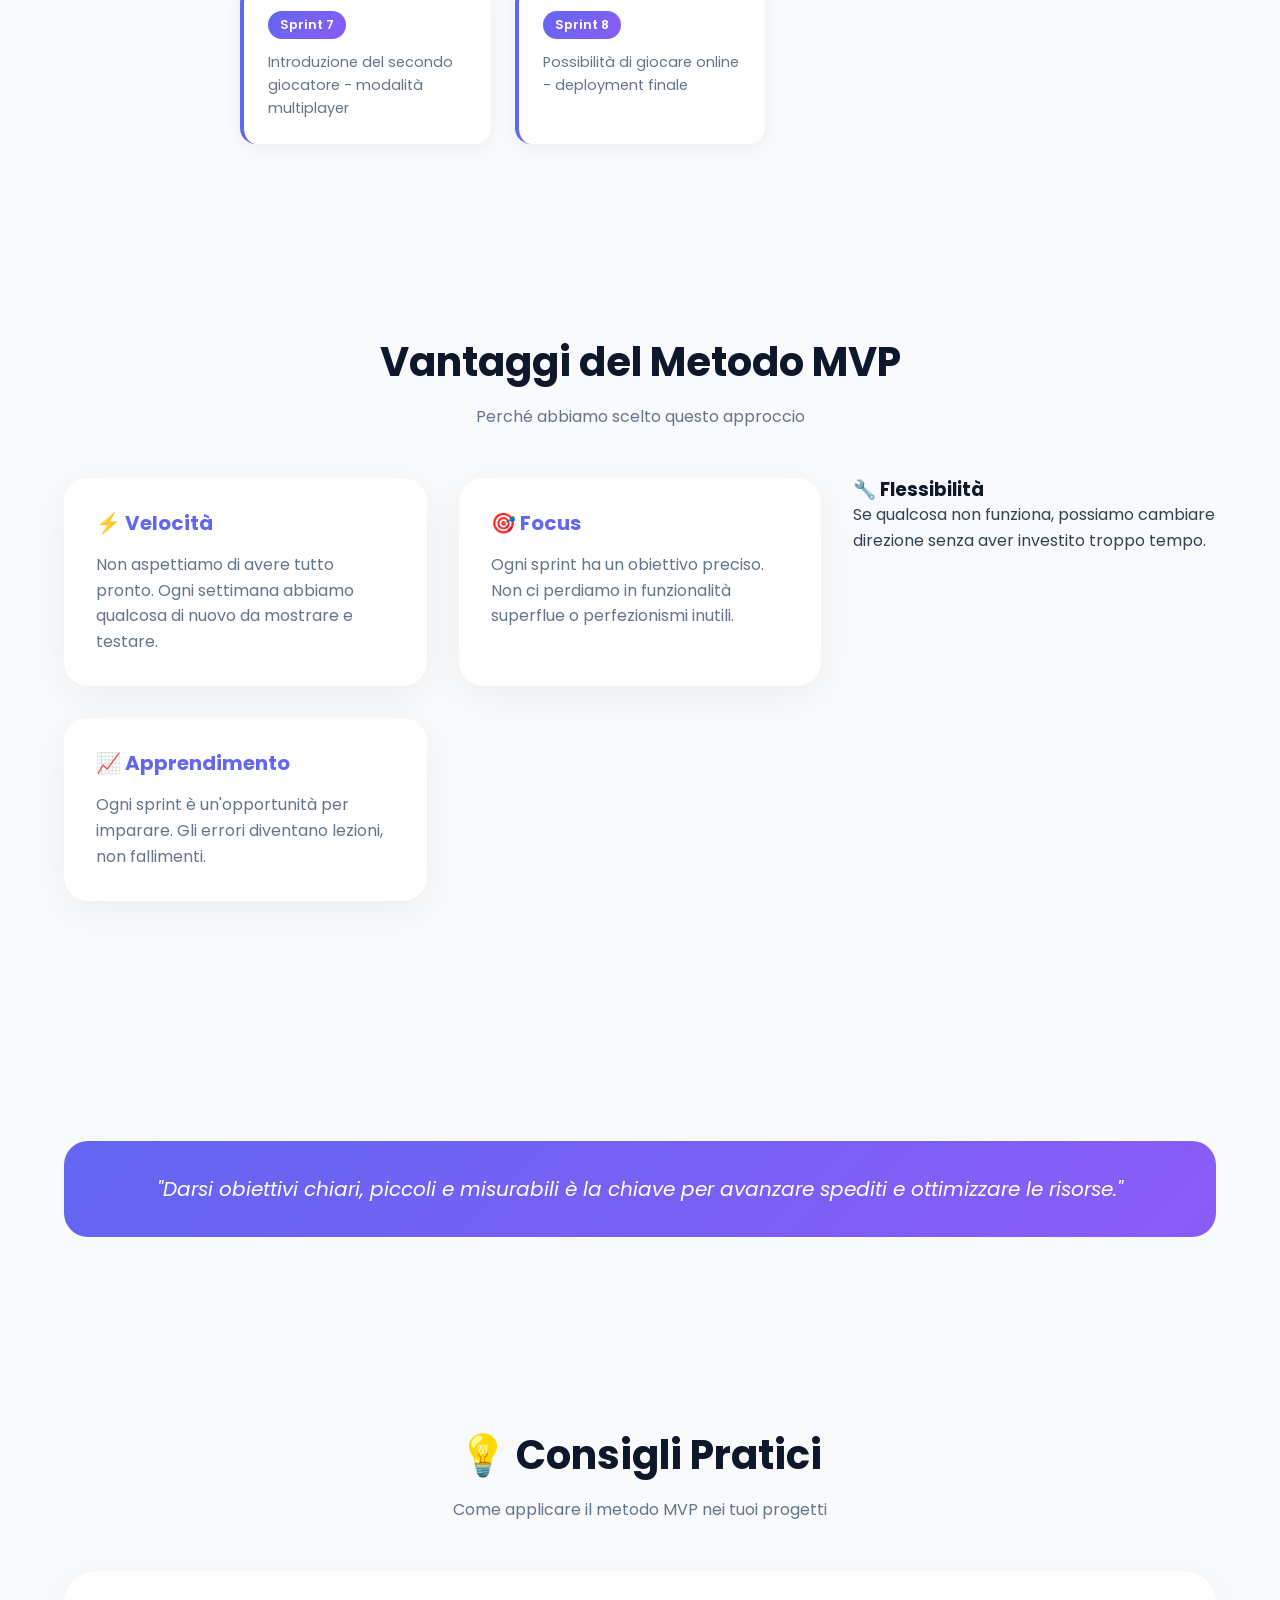
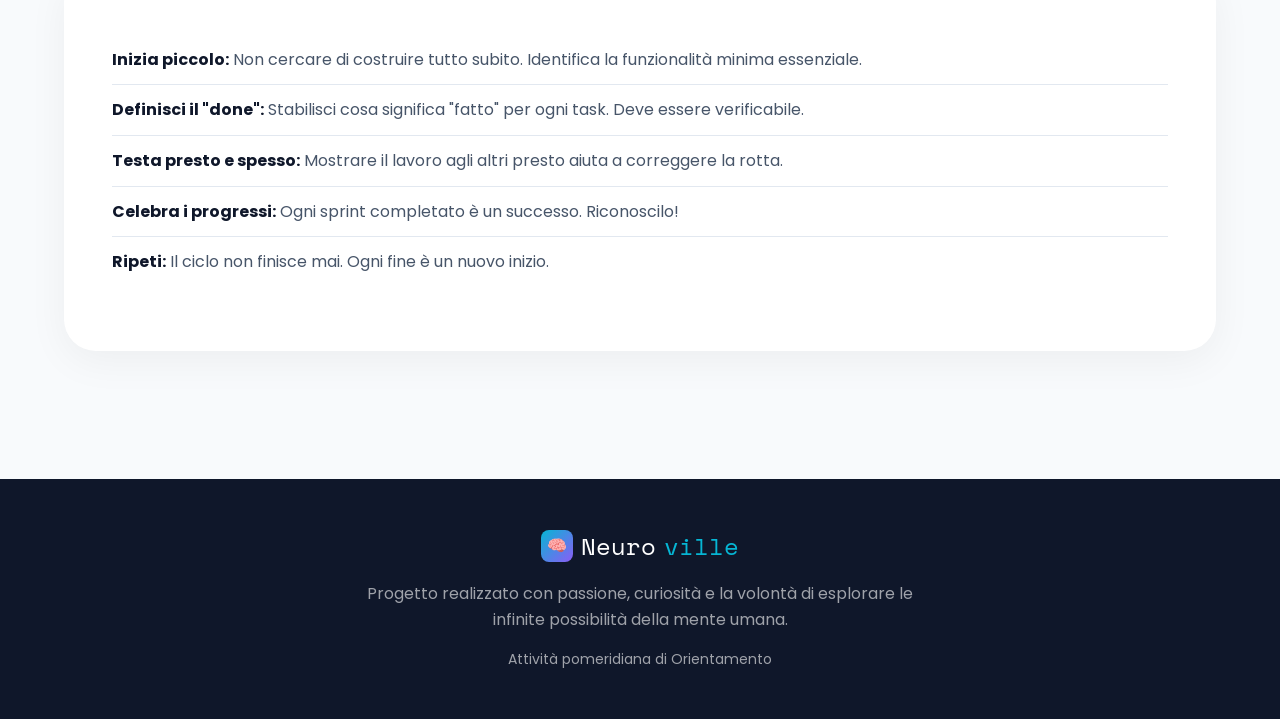
<file: metodo.html>
<!DOCTYPE html>
<html lang="it">
<head>
    <meta charset="UTF-8">
    <meta name="viewport" content="width=device-width, initial-scale=1.0">
    <title>Metodo MVP - Neuroville</title>
    <meta name="description" content="La metodologia MVP incrementale del progetto Neuroville">
    
    <!-- Fonts -->
    <link rel="preconnect" href="https://fonts.googleapis.com">
    <link rel="preconnect" href="https://fonts.gstatic.com" crossorigin>
    <link href="https://fonts.googleapis.com/css2?family=Poppins:wght@300;400;600;700&family=Space+Mono:wght@400;700&display=swap" rel="stylesheet">
    
    <!-- CSS -->
    <link rel="stylesheet" href="css/style.css">
</head>
<body>
    <!-- Header -->
    <header>
        <nav>
            <a href="index.html" class="logo">
                <div class="logo-icon">🧠</div>
                Neuro<span>ville</span>
            </a>
            <div class="menu-toggle">
                <span></span>
                <span></span>
                <span></span>
            </div>
            <ul>
                <li><a href="index.html">Home</a></li>
                <li><a href="gioco.html">Il Gioco</a></li>
                <li><a href="cervello.html">Il Cervello</a></li>
                <li><a href="strumenti.html">Strumenti</a></li>
                <li><a href="frequenze.html">Frequenze</a></li>
                <li><a href="metodo.html" class="active">Metodo</a></li>
                <li><a href="team.html">Team</a></li>
            </ul>
        </nav>
    </header>

    <main>
        <!-- Page Header -->
        <section class="page-header">
            <div class="page-header-content">
                <h1>📈 Metodo MVP</h1>
                <p>La metodologia MVP incrementale: la chiave del successo</p>
            </div>
        </section>

        <!-- Intro Section -->
        <section class="section">
            <div class="container">
                <a href="index.html" class="back-link">← Torna alla Home</a>
                
                <div class="section-title">
                    <h2>Cos'è il Metodo MVP?</h2>
                    <p>Minimum Viable Product: partire da qualcosa di piccolo ma funzionante</p>
                </div>

                <div class="card-grid">
                    <div class="card">
                        <h3>🎯 Obiettivo Chiaro</h3>
                        <p>Invece di costruire tutto insieme, ogni sprint ha un obiettivo specifico, piccolo e misurabile. Questo permette di avanzare spediti e verificare i progressi.</p>
                    </div>
                    <div class="card">
                        <h3>🔄 Cicli Corti</h3>
                        <p>Ogni ciclo (sprint) dura poco tempo. Se qualcosa non funziona, lo scopriamo subito e possiamo correggere il tiro senza perdere troppo lavoro.</p>
                    </div>
                    <div class="card">
                        <h3>📊 Risultati Misurabili</h3>
                        <p>Alla fine di ogni sprint, abbiamo qualcosa di concreto da testare. Non parliamo solo di idee, ma di funzionalità reali e verificabili.</p>
                    </div>
                </div>
            </div>
        </section>

        <!-- Timeline Section -->
        <section class="section alt-bg">
            <div class="container">
                <div class="section-title">
                    <h2>Gli Sprint del Progetto</h2>
                    <p>Il percorso incrementale che ha portato alla realizzazione del gioco</p>
                </div>

                <div class="mvp-timeline">
                    <div class="mvp-item">
                        <div class="sprint">Sprint 1</div>
                        <p>Gioco singolo giocatore: bilanciare numeri casuali con frecce direzionali</p>
                    </div>
                    <div class="mvp-item">
                        <div class="sprint">Sprint 2</div>
                        <p>Numeri diventano note musicali da bilanciare - introduzione dell'audio</p>
                    </div>
                    <div class="mvp-item">
                        <div class="sprint">Sprint 3</div>
                        <p>Controller Arduino genera i valori - connessione hardware</p>
                    </div>
                    <div class="mvp-item">
                        <div class="sprint">Sprint 4</div>
                        <p>Risultati salvati online con statistiche - persistenza dati</p>
                    </div>
                    <div class="mvp-item">
                        <div class="sprint">Sprint 5</div>
                        <p>Sistema audio più complesso - sound design avanzato</p>
                    </div>
                    <div class="mvp-item">
                        <div class="sprint">Sprint 6</div>
                        <p>Grafica migliorata per la pagina online - UI/UX</p>
                    </div>
                    <div class="mvp-item">
                        <div class="sprint">Sprint 7</div>
                        <p>Introduzione del secondo giocatore - modalità multiplayer</p>
                    </div>
                    <div class="mvp-item">
                        <div class="sprint">Sprint 8</div>
                        <p>Possibilità di giocare online - deployment finale</p>
                    </div>
                </div>
            </div>
        </section>

        <!-- Benefits Section -->
        <section class="section">
            <div class="container">
                <div class="section-title">
                    <h2>Vantaggi del Metodo MVP</h2>
                    <p>Perché abbiamo scelto questo approccio</p>
                </div>

                <div class="card-grid">
                    <div class="card">
                        <h3>⚡ Velocità</h3>
                        <p>Non aspettiamo di avere tutto pronto. Ogni settimana abbiamo qualcosa di nuovo da mostrare e testare.</p>
                    </div>
                    <div class="card">
                        <h3>🎯 Focus</h3>
                        <p>Ogni sprint ha un obiettivo preciso. Non ci perdiamo in funzionalità superflue o perfezionismi inutili.</p>
                    </div>
                    <div name="card">
                        <h3>🔧 Flessibilità</h3>
                        <p>Se qualcosa non funziona, possiamo cambiare direzione senza aver investito troppo tempo.</p>
                    </div>
                    <div class="card">
                        <h3>📈 Apprendimento</h3>
                        <p>Ogni sprint è un'opportunità per imparare. Gli errori diventano lezioni, non fallimenti.</p>
                    </div>
                </div>
            </div>
        </section>

        <!-- Quote Section -->
        <section class="section alt-bg">
            <div class="container">
                <div class="quote-box">
                    <p>"Darsi obiettivi chiari, piccoli e misurabili è la chiave per avanzare spediti e ottimizzare le risorse."</p>
                </div>
            </div>
        </section>

        <!-- Tips Section -->
        <section class="section">
            <div class="container">
                <div class="section-title">
                    <h2>💡 Consigli Pratici</h2>
                    <p>Come applicare il metodo MVP nei tuoi progetti</p>
                </div>

                <div class="story-box">
                    <ul>
                        <li><strong>Inizia piccolo:</strong> Non cercare di costruire tutto subito. Identifica la funzionalità minima essenziale.</li>
                        <li><strong>Definisci il "done":</strong> Stabilisci cosa significa "fatto" per ogni task. Deve essere verificabile.</li>
                        <li><strong>Testa presto e spesso:</strong> Mostrare il lavoro agli altri presto aiuta a correggere la rotta.</li>
                        <li><strong>Celebra i progressi:</strong> Ogni sprint completato è un successo. Riconoscilo!</li>
                        <li><strong>Ripeti:</strong> Il ciclo non finisce mai. Ogni fine è un nuovo inizio.</li>
                    </ul>
                </div>
            </div>
        </section>
    </main>

    <!-- Footer -->
    <footer>
        <div class="footer-logo">
            <div class="logo-icon">🧠</div>
            Neuro<span>ville</span>
        </div>
        <p>Progetto realizzato con passione, curiosità e la volontà di esplorare le infinite possibilità della mente umana.</p>
        <p style="margin-top: 1rem; font-size: 0.875rem;">Attività pomeridiana di Orientamento</p>
    </footer>

    <!-- JavaScript -->
    <script src="js/script.js"></script>
</body>
</html>
</file>
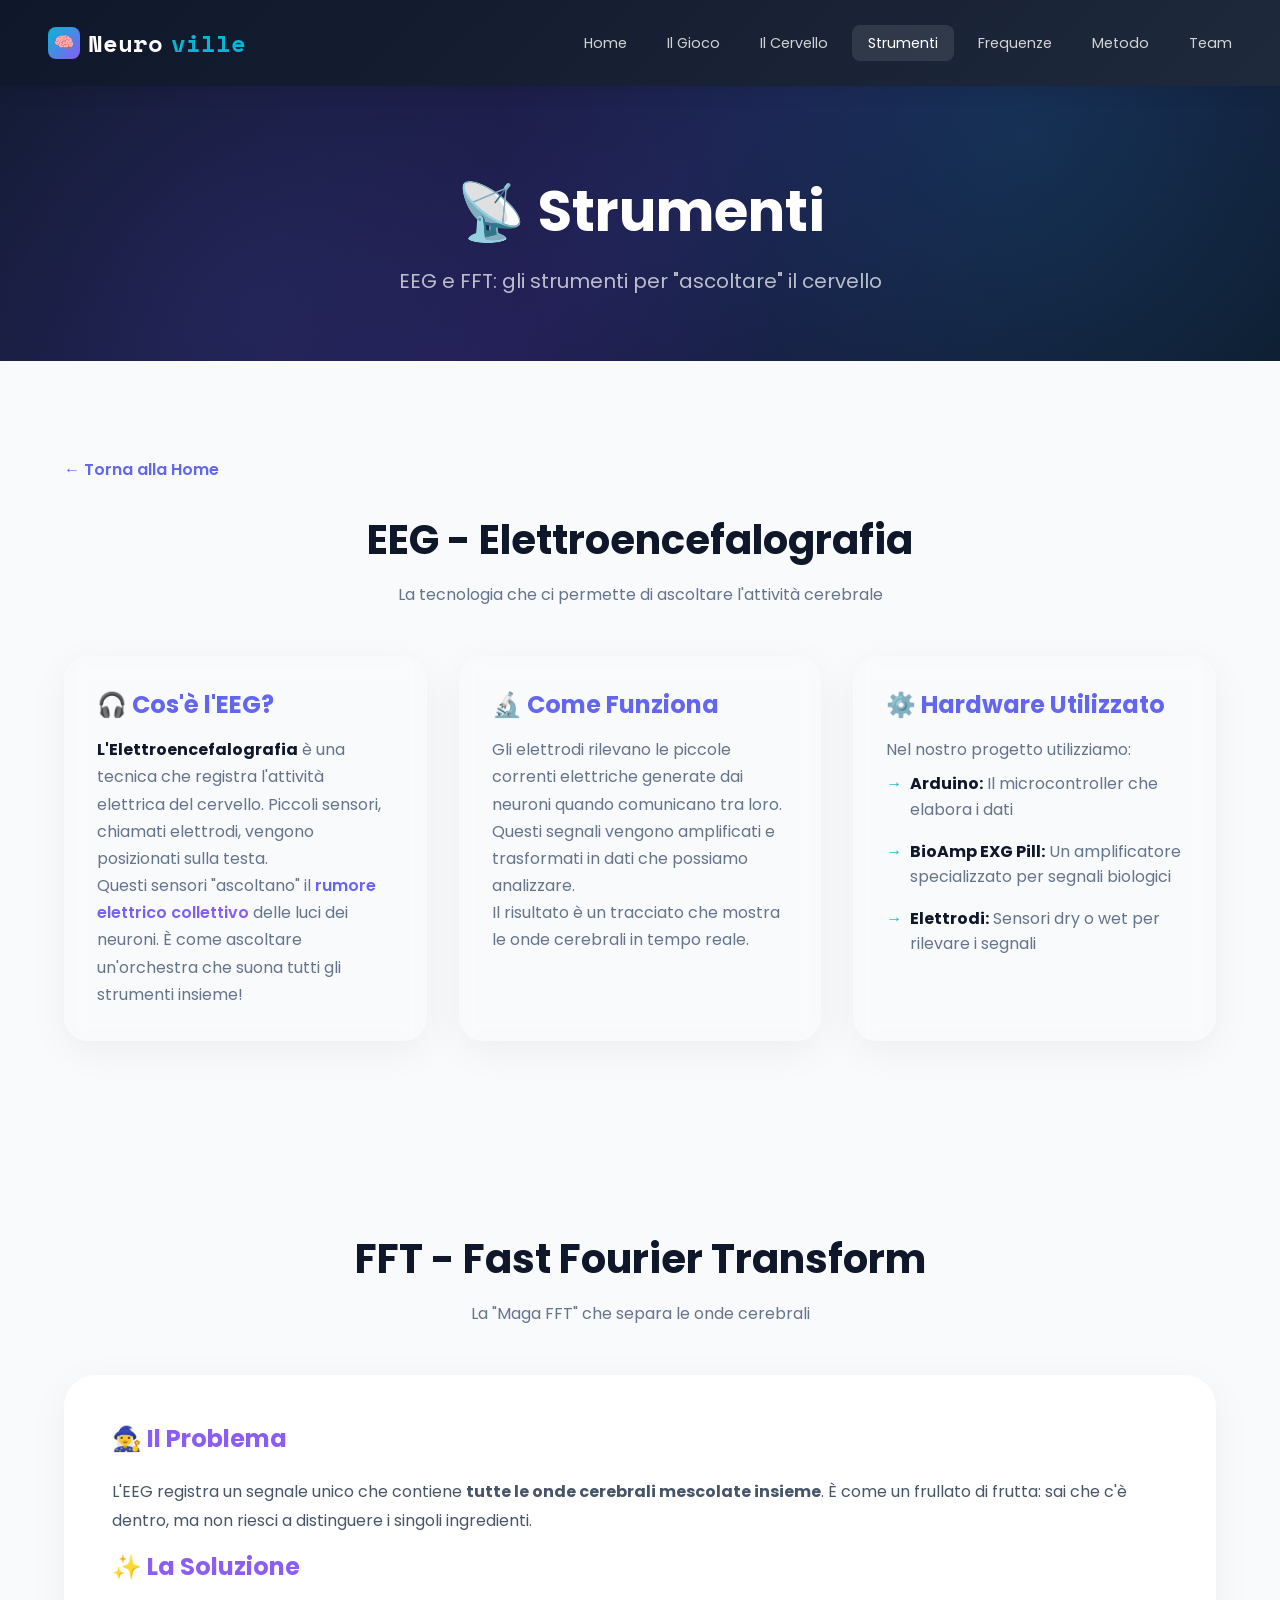
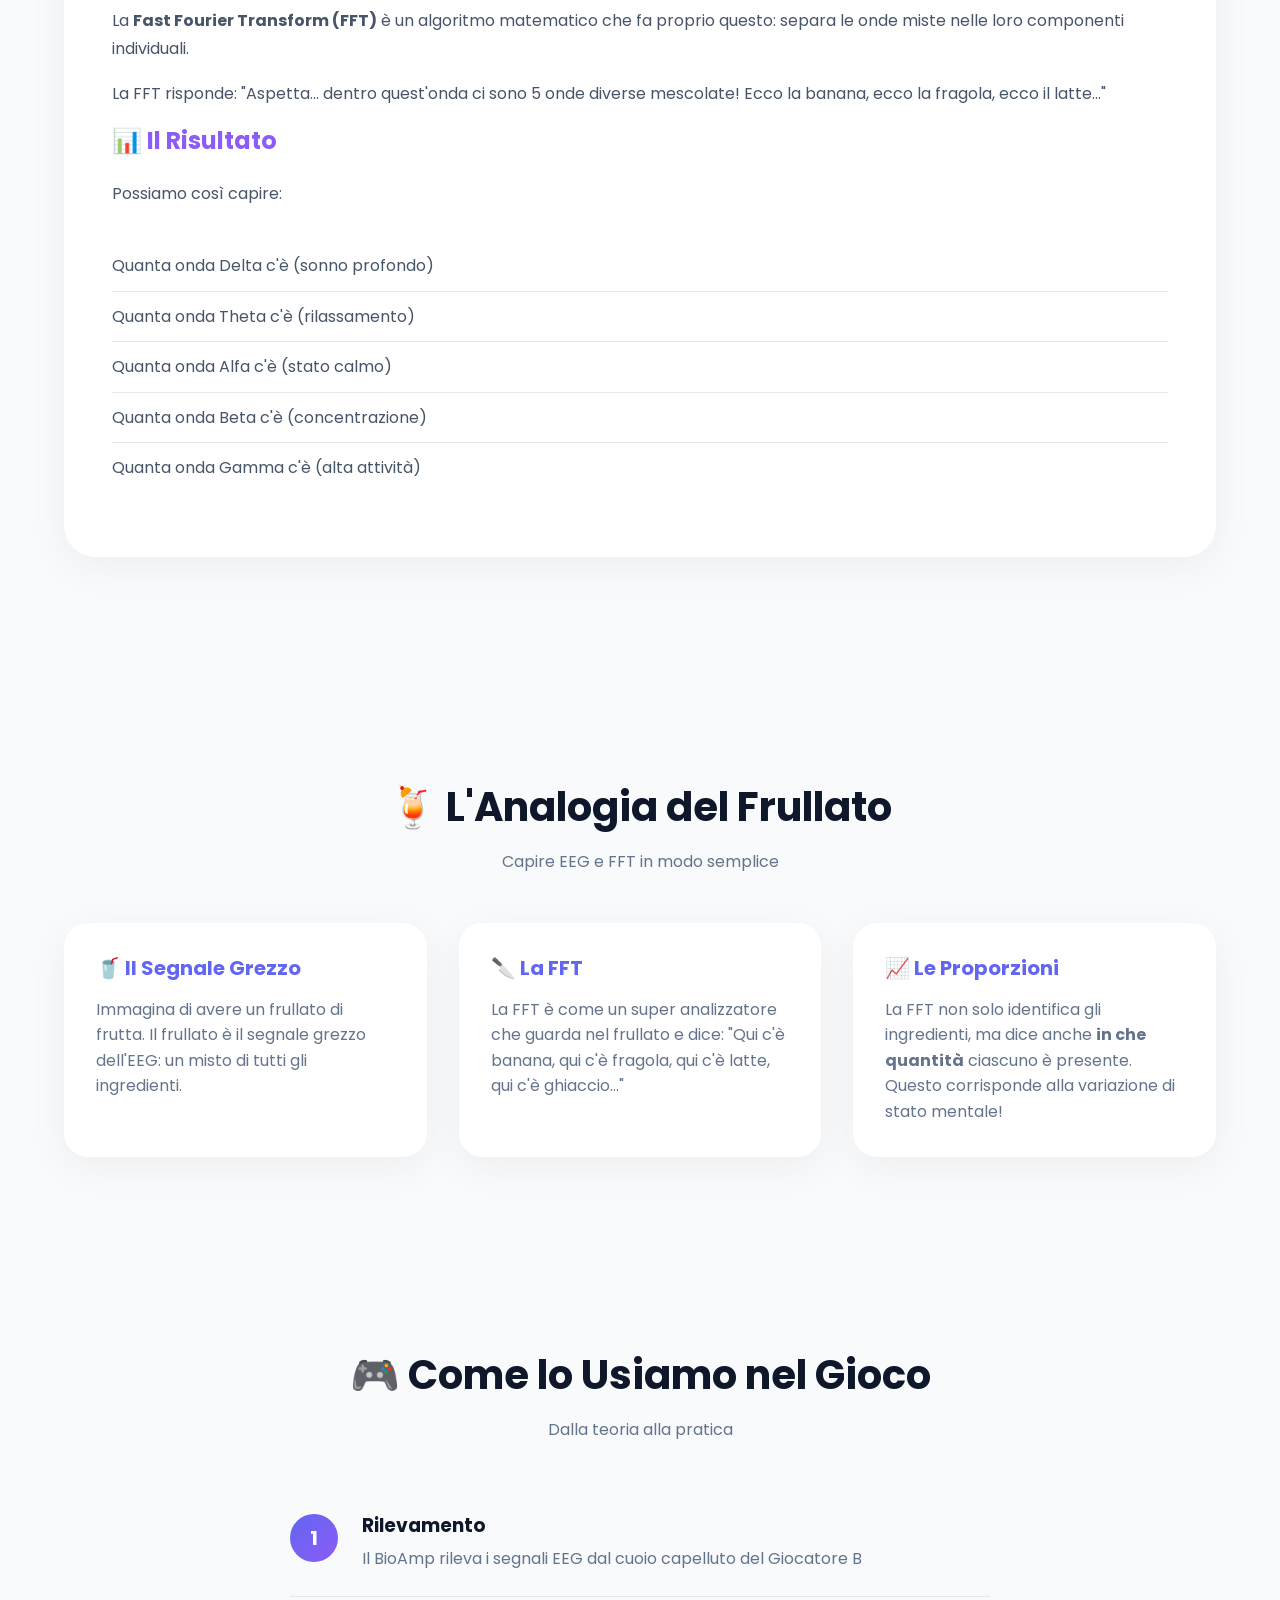
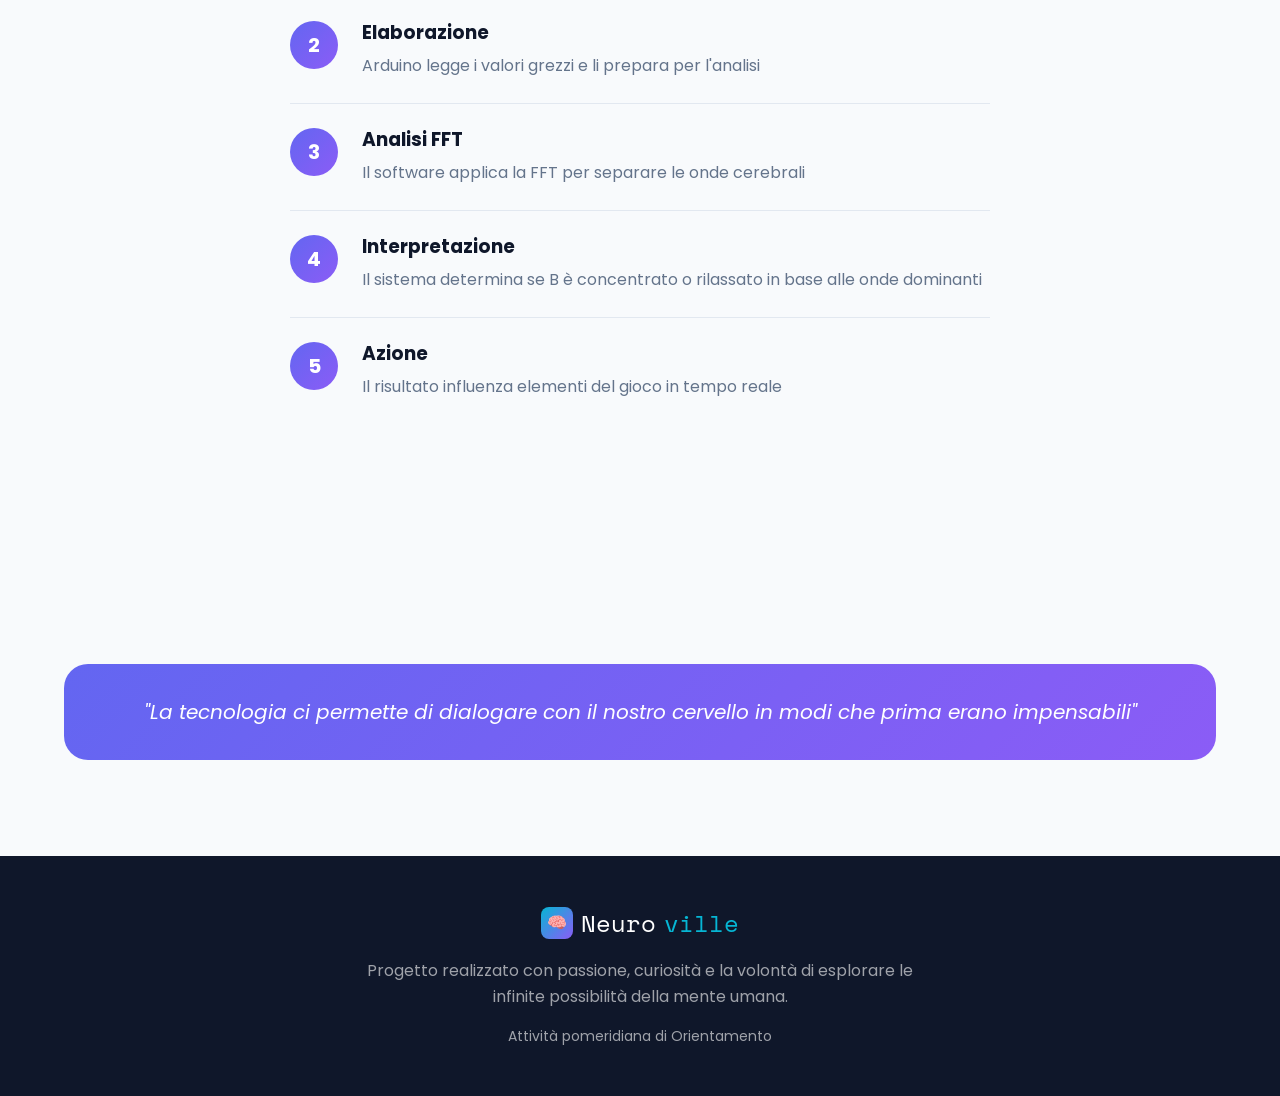
<file: strumenti.html>
<!DOCTYPE html>
<html lang="it">
<head>
    <meta charset="UTF-8">
    <meta name="viewport" content="width=device-width, initial-scale=1.0">
    <title>Strumenti - Neuroville</title>
    <meta name="description" content="EEG e FFT: gli strumenti per ascoltare il cervello">
    
    <!-- Fonts -->
    <link rel="preconnect" href="https://fonts.googleapis.com">
    <link rel="preconnect" href="https://fonts.gstatic.com" crossorigin>
    <link href="https://fonts.googleapis.com/css2?family=Poppins:wght@300;400;600;700&family=Space+Mono:wght@400;700&display=swap" rel="stylesheet">
    
    <!-- CSS -->
    <link rel="stylesheet" href="css/style.css">
</head>
<body>
    <!-- Header -->
    <header>
        <nav>
            <a href="index.html" class="logo">
                <div class="logo-icon">🧠</div>
                Neuro<span>ville</span>
            </a>
            <div class="menu-toggle">
                <span></span>
                <span></span>
                <span></span>
            </div>
            <ul>
                <li><a href="index.html">Home</a></li>
                <li><a href="gioco.html">Il Gioco</a></li>
                <li><a href="cervello.html">Il Cervello</a></li>
                <li><a href="strumenti.html" class="active">Strumenti</a></li>
                <li><a href="frequenze.html">Frequenze</a></li>
                <li><a href="metodo.html">Metodo</a></li>
                <li><a href="team.html">Team</a></li>
            </ul>
        </nav>
    </header>

    <main>
        <!-- Page Header -->
        <section class="page-header">
            <div class="page-header-content">
                <h1>📡 Strumenti</h1>
                <p>EEG e FFT: gli strumenti per "ascoltare" il cervello</p>
            </div>
        </section>

        <!-- EEG Section -->
        <section class="section">
            <div class="container">
                <a href="index.html" class="back-link">← Torna alla Home</a>
                
                <div class="section-title">
                    <h2>EEG - Elettroencefalografia</h2>
                    <p>La tecnologia che ci permette di ascoltare l'attività cerebrale</p>
                </div>

                <div class="card-grid">
                    <div class="card eeg-card">
                        <h3>🎧 Cos'è l'EEG?</h3>
                        <p><strong>L'Elettroencefalografia</strong> è una tecnica che registra l'attività elettrica del cervello. Piccoli sensori, chiamati elettrodi, vengono posizionati sulla testa.</p>
                        <p>Questi sensori "ascoltano" il <span class="highlight">rumore elettrico collettivo</span> delle luci dei neuroni. È come ascoltare un'orchestra che suona tutti gli strumenti insieme!</p>
                    </div>
                    <div class="card eeg-card">
                        <h3>🔬 Come Funziona</h3>
                        <p>Gli elettrodi rilevano le piccole correnti elettriche generate dai neuroni quando comunicano tra loro. Questi segnali vengono amplificati e trasformati in dati che possiamo analizzare.</p>
                        <p>Il risultato è un tracciato che mostra le onde cerebrali in tempo reale.</p>
                    </div>
                    <div class="card eeg-card">
                        <h3>⚙️ Hardware Utilizzato</h3>
                        <p>Nel nostro progetto utilizziamo:</p>
                        <ul>
                            <li><strong>Arduino:</strong> Il microcontroller che elabora i dati</li>
                            <li><strong>BioAmp EXG Pill:</strong> Un amplificatore specializzato per segnali biologici</li>
                            <li><strong>Elettrodi:</strong> Sensori dry o wet per rilevare i segnali</li>
                        </ul>
                    </div>
                </div>
            </div>
        </section>

        <!-- FFT Section -->
        <section class="section alt-bg">
            <div class="container">
                <div class="section-title">
                    <h2>FFT - Fast Fourier Transform</h2>
                    <p>La "Maga FFT" che separa le onde cerebrali</p>
                </div>

                <div class="story-box">
                    <h3>🧙‍♀️ Il Problema</h3>
                    <p>L'EEG registra un segnale unico che contiene <strong>tutte le onde cerebrali mescolate insieme</strong>. È come un frullato di frutta: sai che c'è dentro, ma non riesci a distinguere i singoli ingredienti.</p>
                    
                    <h3>✨ La Soluzione</h3>
                    <p>La <strong>Fast Fourier Transform (FFT)</strong> è un algoritmo matematico che fa proprio questo: separa le onde miste nelle loro componenti individuali.</p>
                    <p>La FFT risponde: "Aspetta... dentro quest'onda ci sono 5 onde diverse mescolate! Ecco la banana, ecco la fragola, ecco il latte..."</p>
                    
                    <h3>📊 Il Risultato</h3>
                    <p>Possiamo così capire:</p>
                    <ul>
                        <li>Quanta onda Delta c'è (sonno profondo)</li>
                        <li>Quanta onda Theta c'è (rilassamento)</li>
                        <li>Quanta onda Alfa c'è (stato calmo)</li>
                        <li>Quanta onda Beta c'è (concentrazione)</li>
                        <li>Quanta onda Gamma c'è (alta attività)</li>
                    </ul>
                </div>
            </div>
        </section>

        <!-- Analogy Section -->
        <section class="section">
            <div class="container">
                <div class="section-title">
                    <h2>🍹 L'Analogia del Frullato</h2>
                    <p>Capire EEG e FFT in modo semplice</p>
                </div>

                <div class="card-grid">
                    <div class="card">
                        <h3>🥤 Il Segnale Grezzo</h3>
                        <p>Immagina di avere un frullato di frutta. Il frullato è il segnale grezzo dell'EEG: un misto di tutti gli ingredienti.</p>
                    </div>
                    <div class="card">
                        <h3>🔪 La FFT</h3>
                        <p>La FFT è come un super analizzatore che guarda nel frullato e dice: "Qui c'è banana, qui c'è fragola, qui c'è latte, qui c'è ghiaccio..."</p>
                    </div>
                    <div class="card">
                        <h3>📈 Le Proporzioni</h3>
                        <p>La FFT non solo identifica gli ingredienti, ma dice anche <strong>in che quantità</strong> ciascuno è presente. Questo corrisponde alla variazione di stato mentale!</p>
                    </div>
                </div>
            </div>
        </section>

        <!-- How We Use It -->
        <section class="section alt-bg">
            <div class="container">
                <div class="section-title">
                    <h2>🎮 Come lo Usiamo nel Gioco</h2>
                    <p>Dalla teoria alla pratica</p>
                </div>

                <div class="steps">
                    <div class="step">
                        <div class="step-number">1</div>
                        <div class="step-content">
                            <h3>Rilevamento</h3>
                            <p>Il BioAmp rileva i segnali EEG dal cuoio capelluto del Giocatore B</p>
                        </div>
                    </div>
                    <div class="step">
                        <div class="step-number">2</div>
                        <div class="step-content">
                            <h3>Elaborazione</h3>
                            <p>Arduino legge i valori grezzi e li prepara per l'analisi</p>
                        </div>
                    </div>
                    <div class="step">
                        <div class="step-number">3</div>
                        <div class="step-content">
                            <h3>Analisi FFT</h3>
                            <p>Il software applica la FFT per separare le onde cerebrali</p>
                        </div>
                    </div>
                    <div class="step">
                        <div class="step-number">4</div>
                        <div class="step-content">
                            <h3>Interpretazione</h3>
                            <p>Il sistema determina se B è concentrato o rilassato in base alle onde dominanti</p>
                        </div>
                    </div>
                    <div class="step">
                        <div class="step-number">5</div>
                        <div class="step-content">
                            <h3>Azione</h3>
                            <p>Il risultato influenza elementi del gioco in tempo reale</p>
                        </div>
                    </div>
                </div>
            </div>
        </section>

        <!-- CTA -->
        <section class="section">
            <div class="container">
                <div class="quote-box">
                    <p>"La tecnologia ci permette di dialogare con il nostro cervello in modi che prima erano impensabili"</p>
                </div>
            </div>
        </section>
    </main>

    <!-- Footer -->
    <footer>
        <div class="footer-logo">
            <div class="logo-icon">🧠</div>
            Neuro<span>ville</span>
        </div>
        <p>Progetto realizzato con passione, curiosità e la volontà di esplorare le infinite possibilità della mente umana.</p>
        <p style="margin-top: 1rem; font-size: 0.875rem;">Attività pomeridiana di Orientamento</p>
    </footer>

    <!-- JavaScript -->
    <script src="js/script.js"></script>
</body>
</html>
</file>
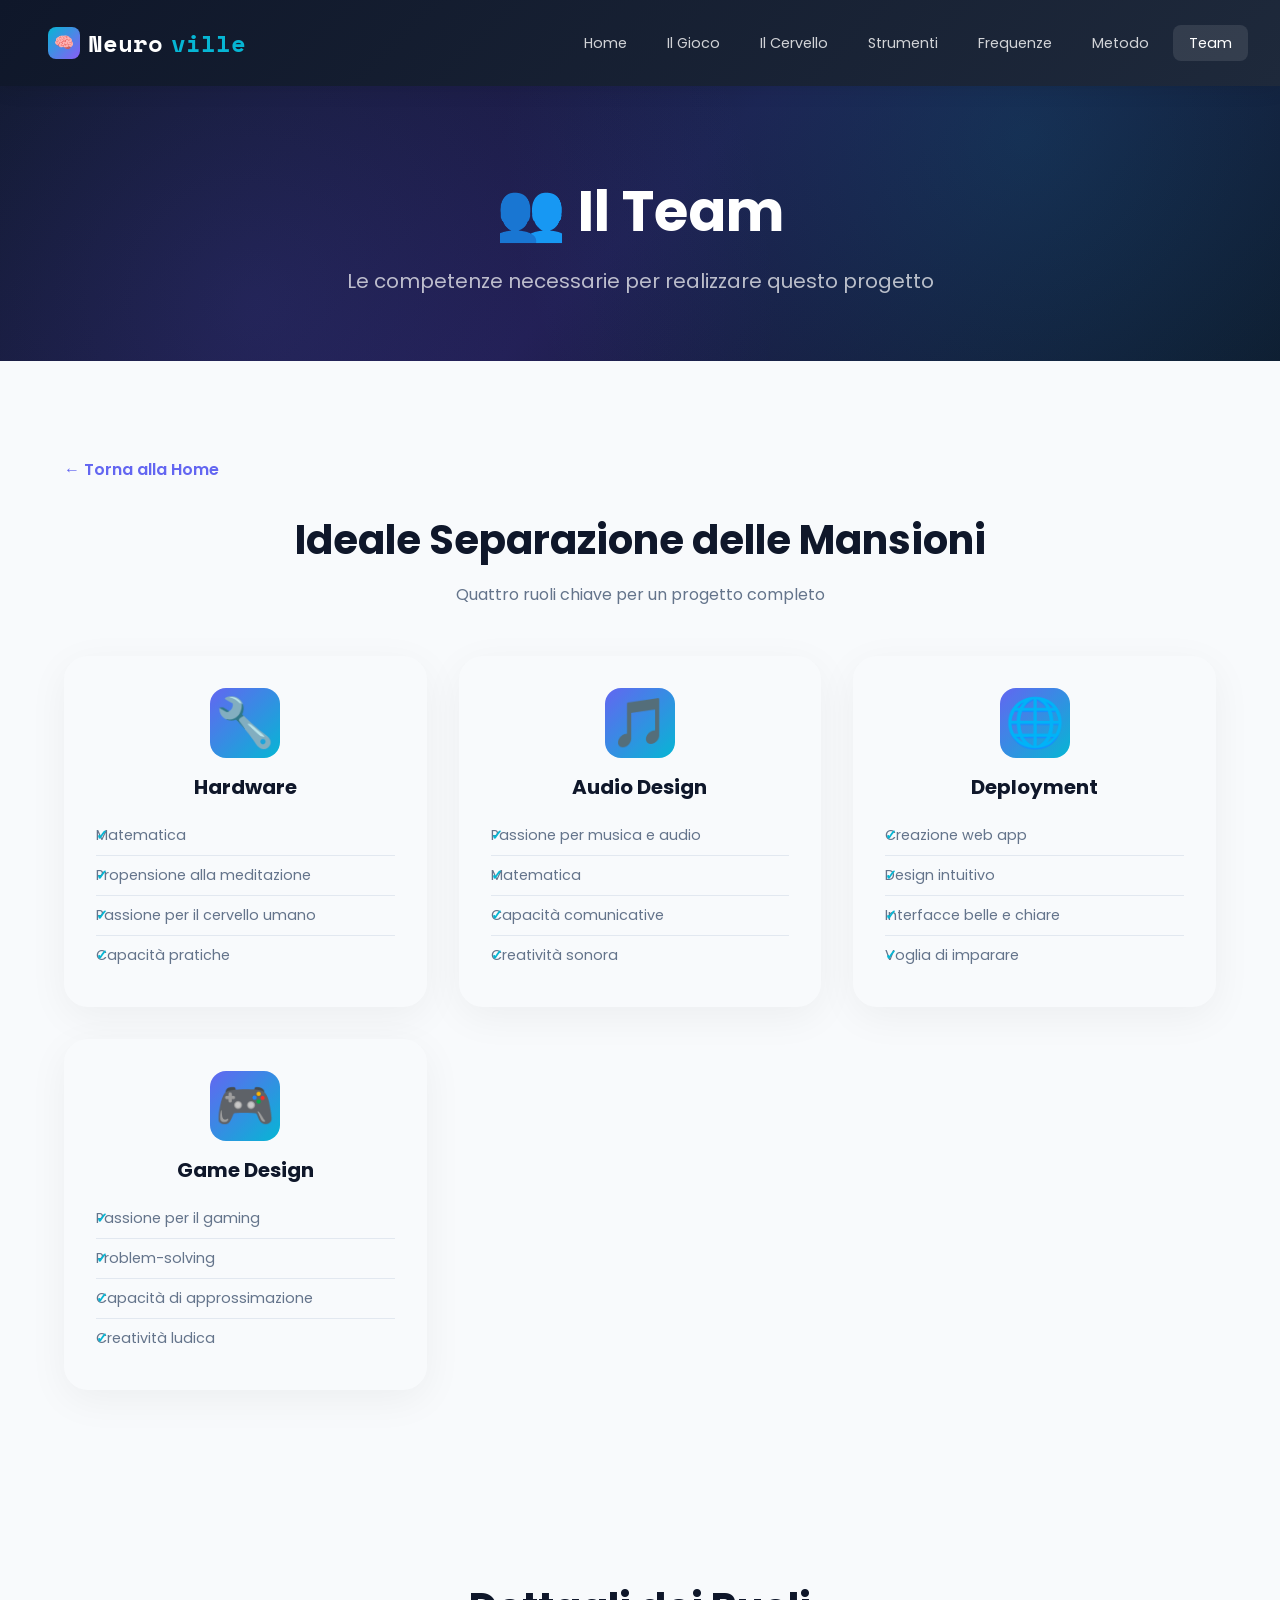
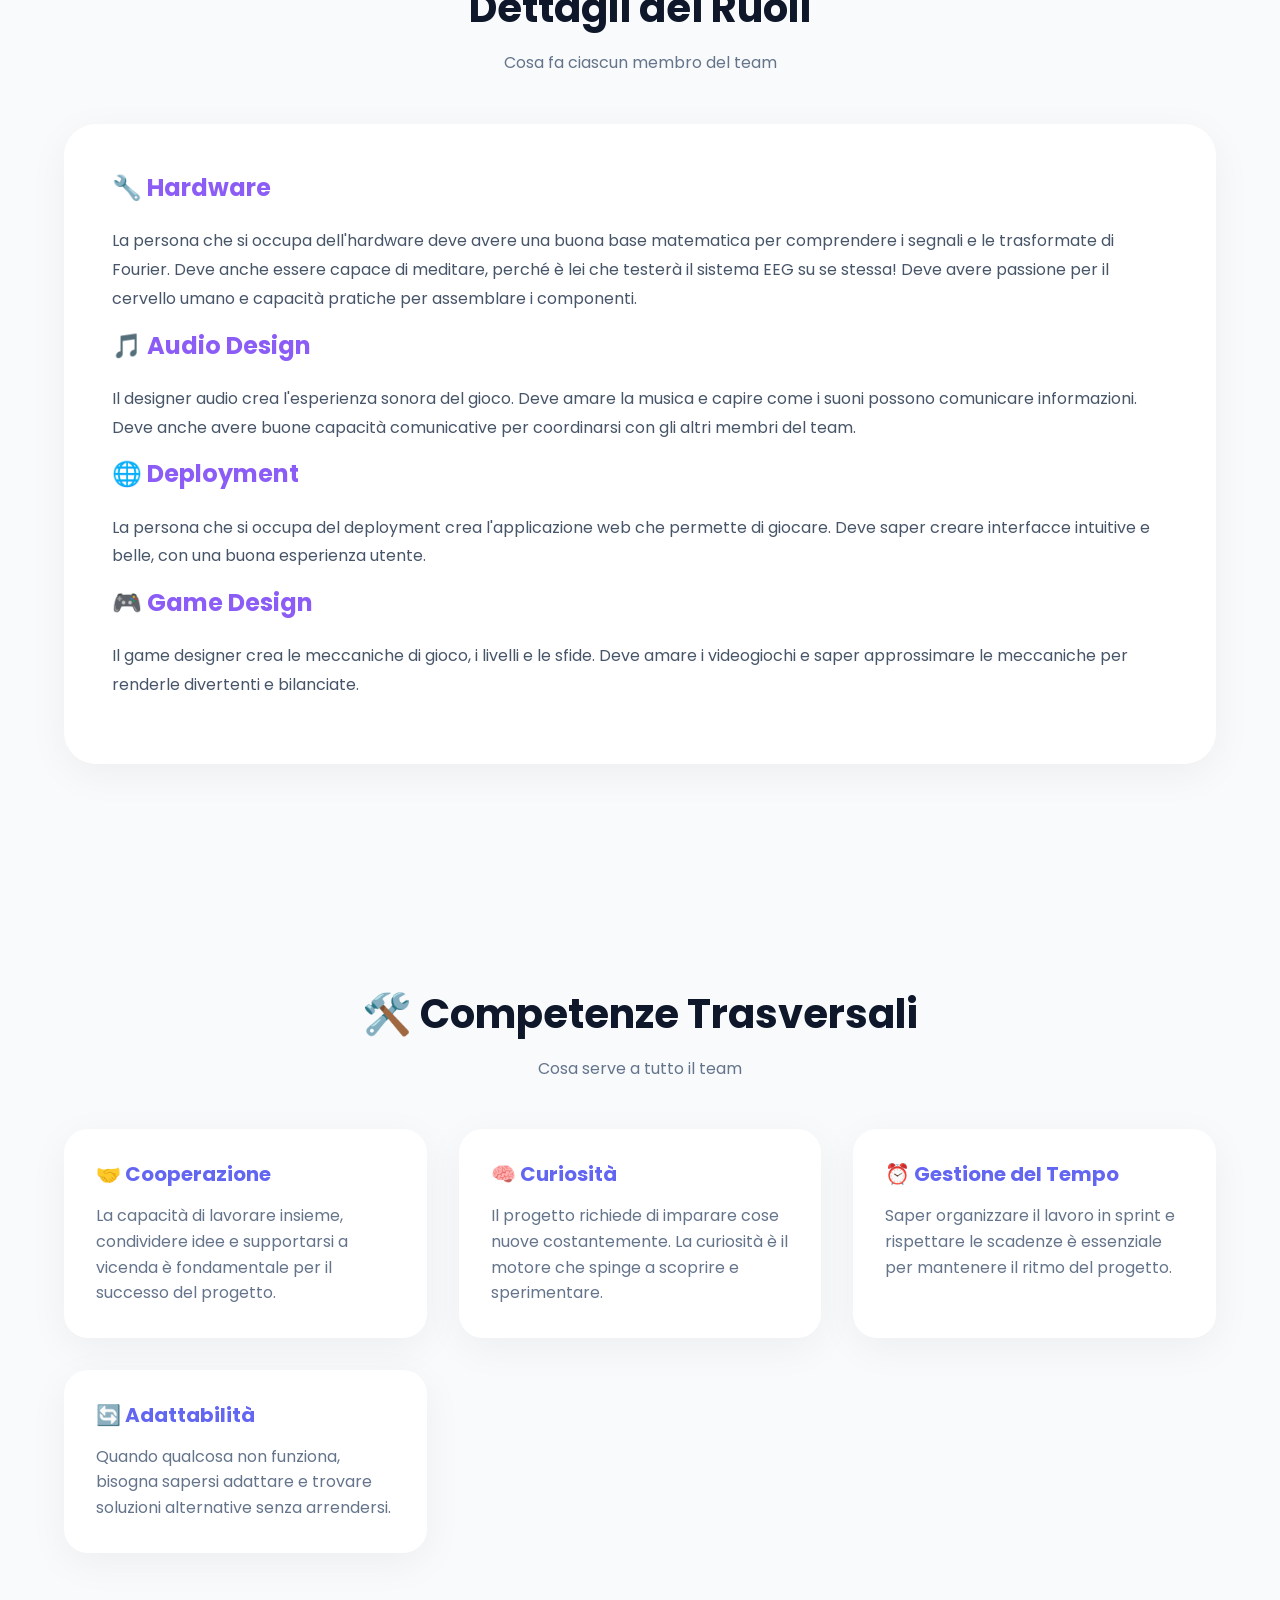
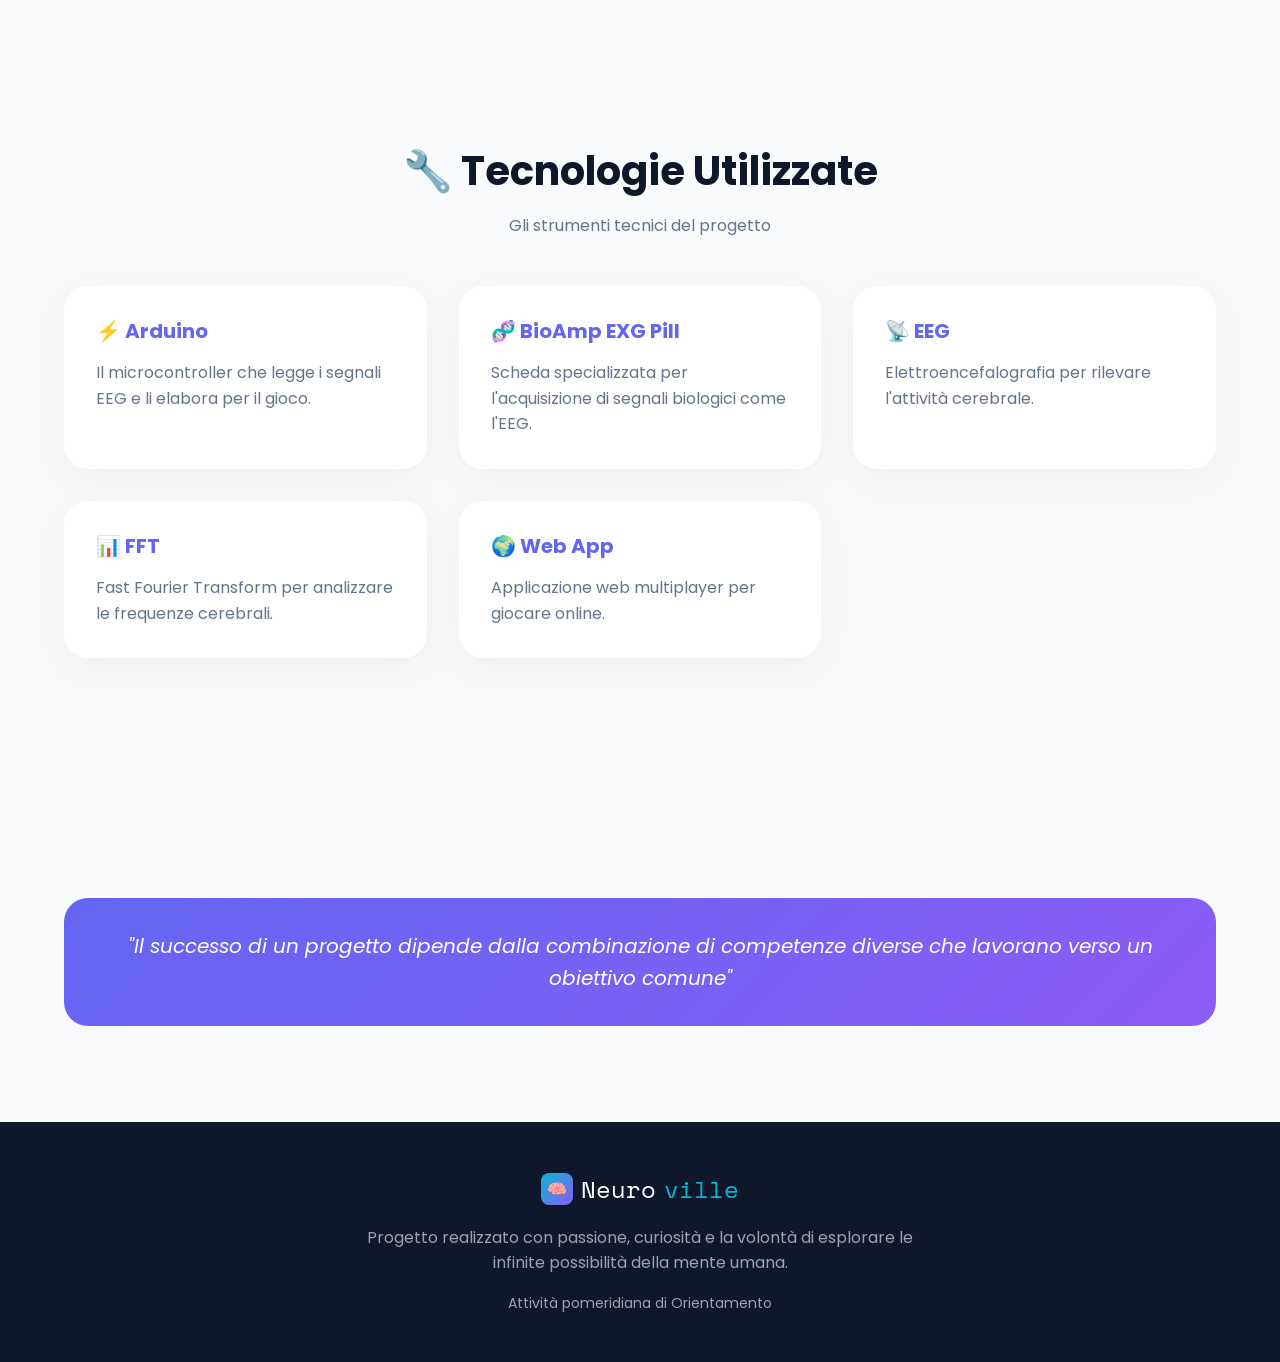
<file: team.html>
<!DOCTYPE html>
<html lang="it">
<head>
    <meta charset="UTF-8">
    <meta name="viewport" content="width=device-width, initial-scale=1.0">
    <title>Team - Neuroville</title>
    <meta name="description" content="Le competenze e i ruoli del team di Neuroville">
    
    <!-- Fonts -->
    <link rel="preconnect" href="https://fonts.googleapis.com">
    <link rel="preconnect" href="https://fonts.gstatic.com" crossorigin>
    <link href="https://fonts.googleapis.com/css2?family=Poppins:wght@300;400;600;700&family=Space+Mono:wght@400;700&display=swap" rel="stylesheet">
    
    <!-- CSS -->
    <link rel="stylesheet" href="css/style.css">
</head>
<body>
    <!-- Header -->
    <header>
        <nav>
            <a href="index.html" class="logo">
                <div class="logo-icon">🧠</div>
                Neuro<span>ville</span>
            </a>
            <div class="menu-toggle">
                <span></span>
                <span></span>
                <span></span>
            </div>
            <ul>
                <li><a href="index.html">Home</a></li>
                <li><a href="gioco.html">Il Gioco</a></li>
                <li><a href="cervello.html">Il Cervello</a></li>
                <li><a href="strumenti.html">Strumenti</a></li>
                <li><a href="frequenze.html">Frequenze</a></li>
                <li><a href="metodo.html">Metodo</a></li>
                <li><a href="team.html" class="active">Team</a></li>
            </ul>
        </nav>
    </header>

    <main>
        <!-- Page Header -->
        <section class="page-header">
            <div class="page-header-content">
                <h1>👥 Il Team</h1>
                <p>Le competenze necessarie per realizzare questo progetto</p>
            </div>
        </section>

        <!-- Roles Section -->
        <section class="section">
            <div class="container">
                <a href="index.html" class="back-link">← Torna alla Home</a>
                
                <div class="section-title">
                    <h2>Ideale Separazione delle Mansioni</h2>
                    <p>Quattro ruoli chiave per un progetto completo</p>
                </div>

                <div class="card-grid">
                    <div class="card role-card">
                        <div class="role-icon">🔧</div>
                        <h3>Hardware</h3>
                        <ul>
                            <li>Matematica</li>
                            <li>Propensione alla meditazione</li>
                            <li>Passione per il cervello umano</li>
                            <li>Capacità pratiche</li>
                        </ul>
                    </div>
                    <div class="card role-card">
                        <div class="role-icon">🎵</div>
                        <h3>Audio Design</h3>
                        <ul>
                            <li>Passione per musica e audio</li>
                            <li>Matematica</li>
                            <li>Capacità comunicative</li>
                            <li>Creatività sonora</li>
                        </ul>
                    </div>
                    <div class="card role-card">
                        <div class="role-icon">🌐</div>
                        <h3>Deployment</h3>
                        <ul>
                            <li>Creazione web app</li>
                            <li>Design intuitivo</li>
                            <li>Interfacce belle e chiare</li>
                            <li>Voglia di imparare</li>
                        </ul>
                    </div>
                    <div class="card role-card">
                        <div class="role-icon">🎮</div>
                        <h3>Game Design</h3>
                        <ul>
                            <li>Passione per il gaming</li>
                            <li>Problem-solving</li>
                            <li>Capacità di approssimazione</li>
                            <li>Creatività ludica</li>
                        </ul>
                    </div>
                </div>
            </div>
        </section>

        <!-- Role Details -->
        <section class="section alt-bg">
            <div class="container">
                <div class="section-title">
                    <h2>Dettagli dei Ruoli</h2>
                    <p>Cosa fa ciascun membro del team</p>
                </div>

                <div class="story-box">
                    <h3>🔧 Hardware</h3>
                    <p>La persona che si occupa dell'hardware deve avere una buona base matematica per comprendere i segnali e le trasformate di Fourier. Deve anche essere capace di meditare, perché è lei che testerà il sistema EEG su se stessa! Deve avere passione per il cervello umano e capacità pratiche per assemblare i componenti.</p>
                    
                    <h3>🎵 Audio Design</h3>
                    <p>Il designer audio crea l'esperienza sonora del gioco. Deve amare la musica e capire come i suoni possono comunicare informazioni. Deve anche avere buone capacità comunicative per coordinarsi con gli altri membri del team.</p>
                    
                    <h3>🌐 Deployment</h3>
                    <p>La persona che si occupa del deployment crea l'applicazione web che permette di giocare. Deve saper creare interfacce intuitive e belle, con una buona esperienza utente.</p>
                    
                    <h3>🎮 Game Design</h3>
                    <p>Il game designer crea le meccaniche di gioco, i livelli e le sfide. Deve amare i videogiochi e saper approssimare le meccaniche per renderle divertenti e bilanciate.</p>
                </div>
            </div>
        </section>

        <!-- Skills Section -->
        <section class="section">
            <div class="container">
                <div class="section-title">
                    <h2>🛠️ Competenze Trasversali</h2>
                    <p>Cosa serve a tutto il team</p>
                </div>

                <div class="card-grid">
                    <div class="card">
                        <h3>🤝 Cooperazione</h3>
                        <p>La capacità di lavorare insieme, condividere idee e supportarsi a vicenda è fondamentale per il successo del progetto.</p>
                    </div>
                    <div class="card">
                        <h3>🧠 Curiosità</h3>
                        <p>Il progetto richiede di imparare cose nuove costantemente. La curiosità è il motore che spinge a scoprire e sperimentare.</p>
                    </div>
                    <div class="card">
                        <h3>⏰ Gestione del Tempo</h3>
                        <p>Saper organizzare il lavoro in sprint e rispettare le scadenze è essenziale per mantenere il ritmo del progetto.</p>
                    </div>
                    <div class="card">
                        <h3>🔄 Adattabilità</h3>
                        <p>Quando qualcosa non funziona, bisogna sapersi adattare e trovare soluzioni alternative senza arrendersi.</p>
                    </div>
                </div>
            </div>
        </section>

        <!-- Technologies -->
        <section class="section alt-bg">
            <div class="container">
                <div class="section-title">
                    <h2>🔧 Tecnologie Utilizzate</h2>
                    <p>Gli strumenti tecnici del progetto</p>
                </div>

                <div class="card-grid">
                    <div class="card">
                        <h3>⚡ Arduino</h3>
                        <p>Il microcontroller che legge i segnali EEG e li elabora per il gioco.</p>
                    </div>
                    <div class="card">
                        <h3>🧬 BioAmp EXG Pill</h3>
                        <p>Scheda specializzata per l'acquisizione di segnali biologici come l'EEG.</p>
                    </div>
                    <div class="card">
                        <h3>📡 EEG</h3>
                        <p>Elettroencefalografia per rilevare l'attività cerebrale.</p>
                    </div>
                    <div class="card">
                        <h3>📊 FFT</h3>
                        <p>Fast Fourier Transform per analizzare le frequenze cerebrali.</p>
                    </div>
                    <div class="card">
                        <h3>🌍 Web App</h3>
                        <p>Applicazione web multiplayer per giocare online.</p>
                    </div>
                </div>
            </div>
        </section>

        <!-- CTA -->
        <section class="section">
            <div class="container">
                <div class="quote-box">
                    <p>"Il successo di un progetto dipende dalla combinazione di competenze diverse che lavorano verso un obiettivo comune"</p>
                </div>
            </div>
        </section>
    </main>

    <!-- Footer -->
    <footer>
        <div class="footer-logo">
            <div class="logo-icon">🧠</div>
            Neuro<span>ville</span>
        </div>
        <p>Progetto realizzato con passione, curiosità e la volontà di esplorare le infinite possibilità della mente umana.</p>
        <p style="margin-top: 1rem; font-size: 0.875rem;">Attività pomeridiana di Orientamento</p>
    </footer>

    <!-- JavaScript -->
    <script src="js/script.js"></script>
</body>
</html>
</file>
<file: css/style.css>
/* ========================================
   Neuroville - Common Styles
   ======================================== */

:root {
    --primary: #6366f1;
    --secondary: #8b5cf6;
    --accent: #06b6d4;
    --dark: #0f172a;
    --light: #f8fafc;
    --text: #334155;
    --card-bg: #ffffff;
    --transition: all 0.3s ease;
}

/* Reset & Base */
* {
    margin: 0;
    padding: 0;
    box-sizing: border-box;
}

html {
    scroll-behavior: smooth;
}

body {
    font-family: 'Poppins', sans-serif;
    background: var(--light);
    color: var(--text);
    line-height: 1.6;
    min-height: 100vh;
}

/* Typography */
h1, h2, h3, h4, h5, h6 {
    color: var(--dark);
    line-height: 1.3;
}

a {
    text-decoration: none;
    color: inherit;
    transition: var(--transition);
}

/* ========================================
   Header & Navigation
   ======================================== */
header {
    background: linear-gradient(135deg, var(--dark) 0%, #1e293b 100%);
    padding: 1rem 2rem;
    position: fixed;
    width: 100%;
    top: 0;
    z-index: 1000;
    backdrop-filter: blur(10px);
    box-shadow: 0 2px 20px rgba(0,0,0,0.1);
}

nav {
    max-width: 1400px;
    margin: 0 auto;
    display: flex;
    justify-content: space-between;
    align-items: center;
}

.logo {
    color: white;
    font-size: 1.5rem;
    font-weight: 700;
    font-family: 'Space Mono', monospace;
    display: flex;
    align-items: center;
    gap: 0.5rem;
}

.logo span {
    color: var(--accent);
}

.logo-icon {
    width: 32px;
    height: 32px;
    background: linear-gradient(135deg, var(--accent), var(--secondary));
    border-radius: 8px;
    display: flex;
    align-items: center;
    justify-content: center;
    font-size: 1rem;
}

nav ul {
    display: flex;
    list-style: none;
    gap: 0.5rem;
    flex-wrap: wrap;
    justify-content: center;
}

nav a {
    color: rgba(255,255,255,0.8);
    font-weight: 400;
    padding: 0.5rem 1rem;
    border-radius: 8px;
    font-size: 0.9rem;
}

nav a:hover,
nav a.active {
    color: white;
    background: rgba(255,255,255,0.1);
}

/* Mobile Menu Toggle */
.menu-toggle {
    display: none;
    flex-direction: column;
    gap: 5px;
    cursor: pointer;
    padding: 5px;
}

.menu-toggle span {
    width: 25px;
    height: 3px;
    background: white;
    border-radius: 3px;
    transition: var(--transition);
}

/* ========================================
   Main Content
   ======================================== */
main {
    padding-top: 80px;
    min-height: calc(100vh - 80px);
}

.container {
    max-width: 1400px;
    margin: 0 auto;
    padding: 2rem;
}

/* Page Header */
.page-header {
    background: linear-gradient(135deg, var(--dark) 0%, #1e1b4b 50%, #0f172a 100%);
    padding: 6rem 2rem 4rem;
    text-align: center;
    position: relative;
    overflow: hidden;
}

.page-header::before {
    content: '';
    position: absolute;
    top: 0;
    left: 0;
    right: 0;
    bottom: 0;
    background: 
        radial-gradient(circle at 20% 80%, rgba(99, 102, 241, 0.15) 0%, transparent 50%),
        radial-gradient(circle at 80% 20%, rgba(6, 182, 212, 0.15) 0%, transparent 50%);
}

.page-header-content {
    position: relative;
    z-index: 1;
    max-width: 800px;
    margin: 0 auto;
}

.page-header h1 {
    font-size: clamp(2rem, 5vw, 3.5rem);
    color: white;
    margin-bottom: 1rem;
}

.page-header h1 span {
    background: linear-gradient(135deg, var(--accent), var(--secondary));
    -webkit-background-clip: text;
    -webkit-text-fill-color: transparent;
    background-clip: text;
}

.page-header p {
    font-size: clamp(1rem, 2vw, 1.25rem);
    color: rgba(255,255,255,0.7);
}

/* Section Styles */
.section {
    padding: 4rem 2rem;
}

.section-title {
    text-align: center;
    margin-bottom: 3rem;
}

.section-title h2 {
    font-size: clamp(1.75rem, 4vw, 2.5rem);
    margin-bottom: 1rem;
}

.section-title p {
    color: #64748b;
    max-width: 600px;
    margin: 0 auto;
}

/* Card Grid */
.card-grid {
    display: grid;
    grid-template-columns: repeat(auto-fit, minmax(280px, 1fr));
    gap: 2rem;
    margin-top: 2rem;
}

.card {
    background: var(--card-bg);
    padding: 2rem;
    border-radius: 1.5rem;
    box-shadow: 0 10px 40px rgba(0,0,0,0.05);
    transition: var(--transition);
}

.card:hover {
    transform: translateY(-5px);
    box-shadow: 0 20px 60px rgba(99, 102, 241, 0.1);
}

.card h3 {
    color: var(--primary);
    margin-bottom: 1rem;
    font-size: 1.25rem;
}

.card p {
    color: #64748b;
}

.card ul {
    list-style: none;
    padding: 0;
}

.card li {
    padding: 0.5rem 0;
    padding-left: 1.5rem;
    position: relative;
    color: #64748b;
}

.card li::before {
    content: '→';
    position: absolute;
    left: 0;
    color: var(--accent);
}

/* ========================================
   Tables
   ======================================== */
.table-container {
    overflow-x: auto;
    margin: 2rem 0;
}

table {
    width: 100%;
    border-collapse: collapse;
    background: white;
    border-radius: 1rem;
    overflow: hidden;
    box-shadow: 0 10px 40px rgba(0,0,0,0.05);
    min-width: 500px;
}

th {
    background: linear-gradient(135deg, var(--primary), var(--secondary));
    color: white;
    padding: 1.25rem;
    text-align: left;
    font-weight: 600;
    white-space: nowrap;
}

td {
    padding: 1rem 1.25rem;
    border-bottom: 1px solid #e2e8f0;
}

tr:last-child td {
    border-bottom: none;
}

tr:hover {
    background: #f8fafc;
}

/* Wave Badges */
.wave-badge {
    display: inline-block;
    padding: 0.25rem 0.75rem;
    border-radius: 2rem;
    font-weight: 600;
    font-size: 0.875rem;
}

.wave-delta { background: #fef3c7; color: #92400e; }
.wave-theta { background: #dbeafe; color: #1e40af; }
.wave-alfa { background: #d1fae5; color: #065f46; }
.wave-beta { background: #fee2e2; color: #991b1b; }
.wave-gamma { background: #f3e8ff; color: #6b21a8; }

/* ========================================
   Timeline / MVP
   ======================================== */
.timeline {
    display: grid;
    grid-template-columns: repeat(auto-fit, minmax(250px, 1fr));
    gap: 1.5rem;
}

.timeline-item {
    background: var(--card-bg);
    padding: 1.5rem;
    border-radius: 1rem;
    border-left: 4px solid var(--primary);
    box-shadow: 0 4px 20px rgba(0,0,0,0.05);
}

.timeline-item .label {
    font-family: 'Space Mono', monospace;
    color: var(--primary);
    font-size: 0.875rem;
    font-weight: 700;
    margin-bottom: 0.5rem;
}

.timeline-item p {
    color: #64748b;
    font-size: 0.9rem;
}

/* Quote Box */
.quote-box {
    background: linear-gradient(135deg, var(--primary), var(--secondary));
    color: white;
    padding: 2rem;
    border-radius: 1.5rem;
    margin-top: 3rem;
    text-align: center;
}

.quote-box p {
    font-size: 1.25rem;
    font-style: italic;
    color: white;
}

/* ========================================
   Role Cards
   ======================================== */
.roles-grid {
    display: grid;
    grid-template-columns: repeat(auto-fit, minmax(260px, 1fr));
    gap: 2rem;
}

.role-card {
    background: var(--light);
    padding: 2rem;
    border-radius: 1.5rem;
    text-align: center;
    transition: var(--transition);
}

.role-card:hover {
    transform: scale(1.02);
}

.role-icon {
    width: 70px;
    height: 70px;
    background: linear-gradient(135deg, var(--primary), var(--accent));
    border-radius: 1rem;
    display: flex;
    align-items: center;
    justify-content: center;
    margin: 0 auto 1rem;
    font-size: 2rem;
}

.role-card h3 {
    color: var(--dark);
    margin-bottom: 1rem;
}

.role-card ul {
    list-style: none;
    text-align: left;
}

.role-card li {
    padding: 0.5rem 0;
    color: #64748b;
    font-size: 0.9rem;
    display: flex;
    align-items: center;
    gap: 0.5rem;
}

.role-card li::before {
    content: '✓';
    color: var(--accent);
    font-weight: bold;
}

/* ========================================
   Tech Items
   ======================================== */
.tech-grid {
    display: flex;
    flex-wrap: wrap;
    justify-content: center;
    gap: 1rem;
    margin-top: 2rem;
}

.tech-item {
    background: rgba(255,255,255,0.1);
    padding: 1rem 2rem;
    border-radius: 2rem;
    color: white;
    font-weight: 500;
    border: 1px solid rgba(255,255,255,0.2);
    transition: var(--transition);
}

.tech-item:hover {
    background: rgba(255,255,255,0.2);
    transform: scale(1.05);
}

/* ========================================
   Brain Story
   ======================================== */
.story-box {
    background: var(--card-bg);
    padding: 3rem;
    border-radius: 2rem;
    box-shadow: 0 10px 40px rgba(0,0,0,0.05);
    margin-bottom: 2rem;
}

.story-box h3 {
    color: var(--secondary);
    font-size: 1.5rem;
    margin-bottom: 1.5rem;
}

.story-box p {
    margin-bottom: 1rem;
    color: #475569;
    line-height: 1.8;
}

.story-box ul {
    list-style: none;
    padding: 1rem 0;
}

.story-box li {
    padding: 0.75rem 0;
    color: #475569;
    border-bottom: 1px solid #e2e8f0;
}

.story-box li:last-child {
    border-bottom: none;
}

.story-box li strong {
    color: var(--dark);
}

.highlight {
    background: linear-gradient(135deg, var(--primary), var(--secondary));
    -webkit-background-clip: text;
    -webkit-text-fill-color: transparent;
    background-clip: text;
    font-weight: 600;
}

/* ========================================
   EEG Cards (Dark Theme)
   ======================================== */
.eeg-card {
    background: rgba(255,255,255,0.05);
    padding: 2rem;
    border-radius: 1.5rem;
    border: 1px solid rgba(255,255,255,0.1);
    backdrop-filter: blur(10px);
}

.eeg-card h3 {
    color: var(--accent);
    margin-bottom: 1rem;
}

.eeg-card p {
    color: rgba(255,255,255,0.7);
    line-height: 1.7;
}

/* ========================================
   Footer
   ======================================== */
footer {
    background: var(--dark);
    color: rgba(255,255,255,0.6);
    padding: 3rem 2rem;
    text-align: center;
    margin-top: auto;
}

.footer-logo {
    font-family: 'Space Mono', monospace;
    font-size: 1.5rem;
    color: white;
    margin-bottom: 1rem;
    display: flex;
    align-items: center;
    justify-content: center;
    gap: 0.5rem;
}

.footer-logo span {
    color: var(--accent);
}

footer p {
    max-width: 600px;
    margin: 0 auto;
}

/* ========================================
   Buttons & Links
   ======================================== */
.btn {
    display: inline-block;
    padding: 0.75rem 1.5rem;
    border-radius: 8px;
    font-weight: 600;
    transition: var(--transition);
    cursor: pointer;
    border: none;
}

.btn-primary {
    background: linear-gradient(135deg, var(--primary), var(--secondary));
    color: white;
}

.btn-primary:hover {
    transform: translateY(-2px);
    box-shadow: 0 10px 30px rgba(99, 102, 241, 0.3);
}

.back-link {
    display: inline-flex;
    align-items: center;
    gap: 0.5rem;
    color: var(--primary);
    font-weight: 500;
    margin-bottom: 2rem;
}

.back-link:hover {
    color: var(--accent);
}

/* ========================================
   Animations
   ======================================== */
@keyframes fadeInUp {
    from {
        opacity: 0;
        transform: translateY(20px);
    }
    to {
        opacity: 1;
        transform: translateY(0);
    }
}

.animate {
    animation: fadeInUp 0.6s ease-out forwards;
}

.delay-1 { animation-delay: 0.1s; }
.delay-2 { animation-delay: 0.2s; }
.delay-3 { animation-delay: 0.3s; }
.delay-4 { animation-delay: 0.4s; }

/* ========================================
   Responsive Design
   ======================================== */
@media (max-width: 1024px) {
    .container {
        padding: 1.5rem;
    }
    
    .section {
        padding: 3rem 1.5rem;
    }
}

@media (max-width: 768px) {
    header {
        padding: 0.75rem 1rem;
    }
    
    .menu-toggle {
        display: flex;
    }
    
    nav ul {
        display: none;
        position: absolute;
        top: 100%;
        left: 0;
        right: 0;
        background: var(--dark);
        flex-direction: column;
        padding: 1rem;
        gap: 0.5rem;
    }
    
    nav ul.active {
        display: flex;
    }
    
    nav a {
        display: block;
        padding: 0.75rem 1rem;
    }
    
    .page-header {
        padding: 5rem 1.5rem 3rem;
    }
    
    .section {
        padding: 2rem 1rem;
    }
    
    .card {
        padding: 1.5rem;
    }
    
    .story-box {
        padding: 2rem 1.5rem;
    }
    
    .timeline {
        grid-template-columns: 1fr;
    }
    
    .roles-grid {
        grid-template-columns: 1fr;
    }
}

@media (max-width: 480px) {
    .logo {
        font-size: 1.25rem;
    }
    
    .page-header h1 {
        font-size: 1.75rem;
    }
    
    .card-grid {
        grid-template-columns: 1fr;
    }
    
    th, td {
        padding: 0.75rem 1rem;
        font-size: 0.9rem;
    }
    
    .tech-item {
        padding: 0.75rem 1.5rem;
        font-size: 0.9rem;
    }
}

/* ========================================
   Home Page Specific Styles
   ======================================== */

/* Hero Section */
.hero {
    min-height: calc(100vh - 80px);
    background: linear-gradient(135deg, var(--dark) 0%, #1e1b4b 50%, #0f172a 100%);
    display: flex;
    align-items: center;
    justify-content: center;
    padding: 4rem 2rem;
    position: relative;
    overflow: hidden;
}

.hero::before {
    content: '';
    position: absolute;
    top: 0;
    left: 0;
    right: 0;
    bottom: 0;
    background: 
        radial-gradient(circle at 20% 80%, rgba(99, 102, 241, 0.15) 0%, transparent 50%),
        radial-gradient(circle at 80% 20%, rgba(6, 182, 212, 0.15) 0%, transparent 50%),
        radial-gradient(circle at 50% 50%, rgba(139, 92, 246, 0.1) 0%, transparent 70%);
}

.hero-content {
    max-width: 800px;
    text-align: center;
    position: relative;
    z-index: 1;
}

.hero h1 {
    font-size: clamp(2rem, 5vw, 3.5rem);
    color: white;
    margin-bottom: 1.5rem;
    line-height: 1.2;
}

.hero h1 span {
    background: linear-gradient(135deg, var(--accent), var(--secondary));
    -webkit-background-clip: text;
    -webkit-text-fill-color: transparent;
    background-clip: text;
}

.hero p {
    font-size: clamp(1rem, 2vw, 1.25rem);
    color: rgba(255,255,255,0.7);
    margin-bottom: 2rem;
}

.hero-stats {
    display: flex;
    justify-content: center;
    gap: clamp(1.5rem, 5vw, 3rem);
    margin-top: 3rem;
    flex-wrap: wrap;
}

.stat {
    text-align: center;
}

.stat-number {
    font-size: clamp(2rem, 4vw, 2.5rem);
    font-weight: 700;
    color: var(--accent);
    font-family: 'Space Mono', monospace;
}

.stat-label {
    color: rgba(255,255,255,0.6);
    font-size: 0.9rem;
    margin-top: 0.25rem;
}

.hero-cta {
    margin-top: 2.5rem;
}

/* Brain Decoration */
.brain-decoration {
    position: absolute;
    top: 0;
    left: 0;
    right: 0;
    bottom: 0;
    pointer-events: none;
    overflow: hidden;
}

.neuron {
    position: absolute;
    width: 10px;
    height: 10px;
    background: var(--accent);
    border-radius: 50%;
    opacity: 0.3;
    animation: pulse 3s ease-in-out infinite;
}

.neuron:nth-child(1) { top: 20%; left: 10%; animation-delay: 0s; }
.neuron:nth-child(2) { top: 60%; left: 20%; animation-delay: 0.5s; }
.neuron:nth-child(3) { top: 30%; right: 15%; animation-delay: 1s; }
.neuron:nth-child(4) { top: 70%; right: 25%; animation-delay: 1.5s; }
.neuron:nth-child(5) { top: 50%; left: 50%; animation-delay: 2s; }

@keyframes pulse {
    0%, 100% { 
        transform: scale(1); 
        opacity: 0.3;
    }
    50% { 
        transform: scale(2); 
        opacity: 0.6;
    }
}

/* Quick Links Section */
.quick-links {
    background: var(--card-bg);
    padding: 4rem 2rem;
}

.quick-card {
    display: block;
    text-decoration: none;
    background: linear-gradient(135deg, #f8fafc 0%, #f1f5f9 100%);
    border: 1px solid #e2e8f0;
}

.quick-card:hover {
    border-color: var(--primary);
}

.quick-card h3 {
    margin-bottom: 0.5rem;
}

.quick-card p {
    font-size: 0.9rem;
    margin: 0;
}

/* Overview Section */
.overview {
    background: linear-gradient(180deg, var(--light) 0%, #e0e7ff 100%);
    padding: 4rem 2rem;
}

.overview-grid {
    display: grid;
    grid-template-columns: repeat(auto-fit, minmax(280px, 1fr));
    gap: 2rem;
    margin-top: 2rem;
}

.overview-item {
    background: var(--card-bg);
    padding: 2rem;
    border-radius: 1.5rem;
    box-shadow: 0 10px 40px rgba(0,0,0,0.05);
    text-align: center;
}

.overview-icon {
    font-size: 3rem;
    margin-bottom: 1rem;
}

.overview-item h3 {
    margin-bottom: 1rem;
    color: var(--dark);
}

.overview-item ul {
    list-style: none;
    text-align: left;
}

.overview-item li {
    padding: 0.5rem 0;
    color: #64748b;
    font-size: 0.9rem;
    border-bottom: 1px solid #e2e8f0;
}

.overview-item li:last-child {
    border-bottom: none;
}

/* CTA Section */
.cta-section {
    background: linear-gradient(135deg, var(--dark) 0%, #1e1b4b 100%);
    padding: 4rem 2rem;
}

.cta-content {
    text-align: center;
    max-width: 600px;
    margin: 0 auto;
}

.cta-content h2 {
    color: white;
    font-size: clamp(1.75rem, 4vw, 2.5rem);
    margin-bottom: 1rem;
}

.cta-content p {
    color: rgba(255,255,255,0.7);
    margin-bottom: 2rem;
    font-size: 1.1rem;
}

.cta-buttons {
    display: flex;
    gap: 1rem;
    justify-content: center;
    flex-wrap: wrap;
}

.btn-secondary {
    background: transparent;
    color: white;
    border: 2px solid rgba(255,255,255,0.3);
    padding: 0.7rem 1.5rem;
    border-radius: 8px;
    font-weight: 600;
    transition: var(--transition);
}

.btn-secondary:hover {
    background: rgba(255,255,255,0.1);
    border-color: rgba(255,255,255,0.5);
}

/* Home Responsive */
@media (max-width: 768px) {
    .hero {
        padding: 3rem 1.5rem;
    }
    
    .hero-stats {
        gap: 1.5rem;
    }
    
    .quick-links,
    .overview,
    .cta-section {
        padding: 3rem 1rem;
    }
    
    .overview-item {
        padding: 1.5rem;
    }
}

@media (max-width: 480px) {
    .hero-stats {
        flex-direction: column;
        align-items: center;
    }
    
    .cta-buttons {
        flex-direction: column;
        align-items: center;
    }
    
    .btn,
    .btn-secondary {
        width: 100%;
        max-width: 250px;
        text-align: center;
    }
}

/* ========================================
   Page-Specific Styles
   ======================================== */

/* Section Base */
.alt-bg {
    background: var(--light);
}

/* Back Link */
.back-link {
    display: inline-block;
    color: var(--primary);
    text-decoration: none;
    font-weight: 600;
    margin-bottom: 2rem;
    transition: var(--transition);
}

.back-link:hover {
    color: var(--secondary);
}

/* Player Cards */
.player-card {
    position: relative;
    padding-top: 3rem;
}

.player-badge {
    position: absolute;
    top: -1.5rem;
    left: 50%;
    transform: translateX(-50%);
    width: 3rem;
    height: 3rem;
    border-radius: 50%;
    display: flex;
    align-items: center;
    justify-content: center;
    font-size: 1.5rem;
    font-weight: 700;
    color: white;
}

.player-a .player-badge {
    background: linear-gradient(135deg, var(--primary), var(--secondary));
}

.player-b .player-badge {
    background: linear-gradient(135deg, var(--accent), #0891b2);
}

.player-desc {
    color: var(--primary);
    font-weight: 600;
    margin-bottom: 1rem;
    font-size: 0.9rem;
}

/* Steps */
.steps {
    max-width: 700px;
    margin: 0 auto;
}

.step {
    display: flex;
    gap: 1.5rem;
    padding: 1.5rem 0;
    border-bottom: 1px solid #e2e8f0;
}

.step:last-child {
    border-bottom: none;
}

.step-number {
    flex-shrink: 0;
    width: 3rem;
    height: 3rem;
    background: linear-gradient(135deg, var(--primary), var(--secondary));
    border-radius: 50%;
    display: flex;
    align-items: center;
    justify-content: center;
    color: white;
    font-weight: 700;
    font-size: 1.25rem;
}

.step-content h3 {
    margin-bottom: 0.5rem;
    color: var(--dark);
}

.step-content p {
    color: #64748b;
    margin: 0;
}

/* Brain Story */
.brain-story {
    background: var(--card-bg);
    padding: 2.5rem;
    border-radius: 1.5rem;
    box-shadow: 0 10px 40px rgba(0,0,0,0.05);
    max-width: 800px;
    margin: 0 auto;
}

.brain-story h3 {
    color: var(--dark);
    margin-bottom: 1rem;
}

.brain-story p {
    color: #64748b;
    line-height: 1.8;
    margin-bottom: 1rem;
}

.brain-story .highlight {
    color: var(--primary);
    font-weight: 600;
}

.brain-story ul {
    margin: 1.5rem 0;
}

.brain-story li {
    padding: 0.75rem 0;
    color: #475569;
    border-left: 3px solid var(--primary);
    padding-left: 1rem;
    margin-bottom: 0.5rem;
}

.brain-story li strong {
    color: var(--dark);
}

/* EEG Cards */
.eeg-card {
    padding: 2rem;
}

.eeg-card h3 {
    color: var(--primary);
    margin-bottom: 1rem;
    font-size: 1.5rem;
}

.eeg-card p {
    color: #64748b;
    line-height: 1.7;
}

.eeg-card strong {
    color: var(--dark);
}

/* Frequency Table */
.freq-table {
    width: 100%;
    max-width: 900px;
    margin: 0 auto;
    border-collapse: separate;
    border-spacing: 0;
    background: var(--card-bg);
    border-radius: 1.5rem;
    overflow: hidden;
    box-shadow: 0 10px 40px rgba(0,0,0,0.05);
}

.freq-table thead {
    background: linear-gradient(135deg, var(--primary), var(--secondary));
}

.freq-table th {
    color: white;
    font-weight: 600;
    padding: 1.25rem 1rem;
    text-align: left;
    font-size: 1rem;
}

.freq-table td {
    padding: 1.25rem 1rem;
    border-bottom: 1px solid #e2e8f0;
    color: #475569;
}

.freq-table tr:last-child td {
    border-bottom: none;
}

.freq-table tr:hover td {
    background: #f8fafc;
}

/* Wave Badges */
.wave-badge {
    display: inline-block;
    padding: 0.35rem 0.75rem;
    border-radius: 20px;
    font-weight: 600;
    font-size: 0.85rem;
    font-family: 'Space Mono', monospace;
}

.wave-delta {
    background: #ede9fe;
    color: #7c3aed;
}

.wave-theta {
    background: #fef3c7;
    color: #d97706;
}

.wave-alfa {
    background: #dcfce7;
    color: #16a34a;
}

.wave-beta {
    background: #dbeafe;
    color: #2563eb;
}

.wave-gamma {
    background: #fce7f3;
    color: #db2777;
}

/* Timeline */
.mvp-timeline {
    max-width: 800px;
    margin: 0 auto;
    display: grid;
    grid-template-columns: repeat(auto-fit, minmax(250px, 1fr));
    gap: 1.5rem;
}

.mvp-item {
    background: var(--card-bg);
    padding: 1.5rem;
    border-radius: 1rem;
    box-shadow: 0 4px 20px rgba(0,0,0,0.05);
    border-left: 4px solid var(--primary);
}

.sprint {
    display: inline-block;
    background: linear-gradient(135deg, var(--primary), var(--secondary));
    color: white;
    padding: 0.25rem 0.75rem;
    border-radius: 20px;
    font-size: 0.8rem;
    font-weight: 600;
    margin-bottom: 0.75rem;
}

.mvp-item p {
    color: #64748b;
    margin: 0;
    font-size: 0.9rem;
}

/* Role Cards */
.role-card {
    text-align: center;
    padding: 2rem;
}

.role-icon {
    font-size: 3rem;
    margin-bottom: 1rem;
}

.role-card h3 {
    margin-bottom: 1rem;
    color: var(--dark);
}

.role-card ul {
    list-style: none;
    text-align: left;
}

.role-card li {
    padding: 0.5rem 0;
    color: #64748b;
    border-bottom: 1px solid #e2e8f0;
    font-size: 0.9rem;
}

.role-card li:last-child {
    border-bottom: none;
}

/* Quote Box Dark */
.quote-box-dark {
    background: linear-gradient(135deg, var(--dark) 0%, #1e1b4b 100%);
    padding: 3rem 2rem;
    border-radius: 1.5rem;
    text-align: center;
    max-width: 700px;
    margin: 0 auto;
}

.quote-box-dark p {
    color: white;
    font-size: 1.25rem;
    font-style: italic;
    margin: 0;
    line-height: 1.6;
}

/* Page Responsive */
@media (max-width: 768px) {
    .story-box,
    .brain-story {
        padding: 1.5rem;
    }
    
    .step {
        gap: 1rem;
    }
    
    .step-number {
        width: 2.5rem;
        height: 2.5rem;
        font-size: 1rem;
    }
    
    .freq-table {
        font-size: 0.9rem;
    }
    
    .freq-table th,
    .freq-table td {
        padding: 1rem 0.75rem;
    }
    
    .mvp-timeline {
        grid-template-columns: 1fr;
    }
}

@media (max-width: 480px) {
    .step {
        flex-direction: column;
        gap: 0.75rem;
    }
    
    .step-number {
        width: 2rem;
        height: 2rem;
    }
}

/* Print Styles */
@media print {
    header, footer, .menu-toggle {
        display: none;
    }
    
    main {
        padding-top: 0;
    }
    
    .card, .story-box, table {
        box-shadow: none;
        border: 1px solid #ddd;
    }
}
</file>
